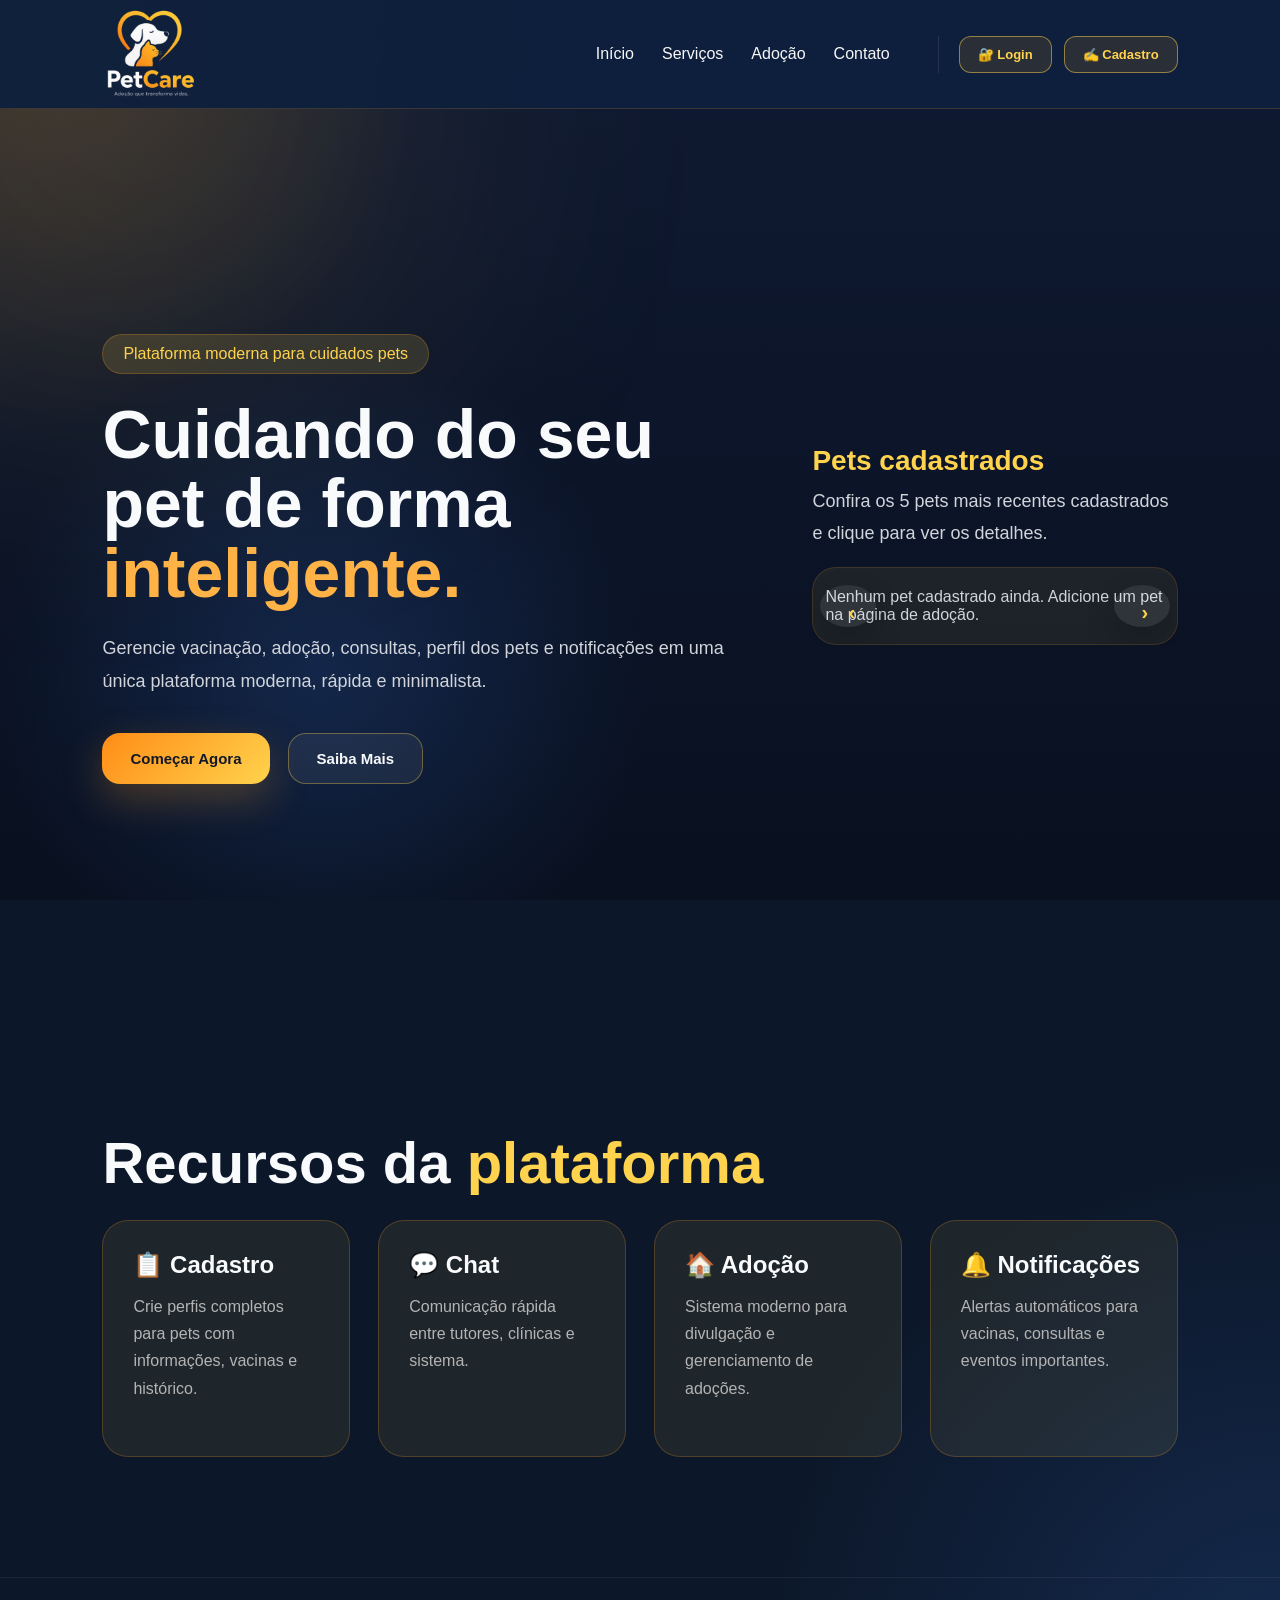
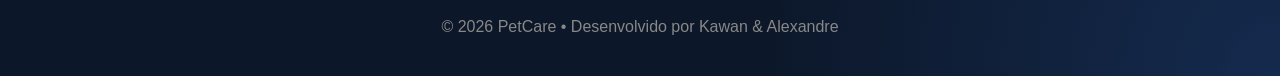
<file: index.html>
<!DOCTYPE html>
<html lang="pt-BR">

<head>
  <meta charset="UTF-8" />
  <meta name="viewport" content="width=device-width, initial-scale=1.0" />

  <title>PetCare</title>

  <link rel="stylesheet" href="style.css">
</head>

<body>

  <div class="bg"></div>
  <div class="blur"></div>

  <header>
    <a href="index.html" class="logo"><img src="img/logo.png" alt="PetCare"></a>

    <nav>
      <a href="index.html">Início</a>
      <a href="servicos.html">Serviços</a>
      <a href="adocao.html">Adoção</a>
      <a href="contato.html">Contato</a>
      <div class="nav-auth" id="navAuth">
        <button class="nav-link" onclick="openAuthModal('login')">🔐 Login</button>
        <button class="nav-link" onclick="openAuthModal('register')">✍️ Cadastro</button>
      </div>
    </nav>
  </header>

  <!-- MODAL DE AUTENTICAÇÃO -->
  <div id="authModal" class="auth-modal">
    <div class="auth-modal-content">
      <button class="modal-close" onclick="closeAuthModal()">✕</button>

      <div class="auth-header">
        <h2 id="modalTitle">Entrar</h2>
        <p id="modalSubtitle">Acesse sua conta para continuar</p>
      </div>

      <div id="errorMessage" class="error-message"></div>
      <div id="successMessage" class="success-message"></div>

      <!-- FORMULÁRIO DE LOGIN -->
      <form id="loginForm" class="auth-form">
        <div class="form-group">
          <label for="loginEmail">Email</label>
          <input type="email" id="loginEmail" placeholder="seu@email.com" required>
        </div>

        <div class="form-group">
          <label for="loginPassword">Senha</label>
          <input type="password" id="loginPassword" placeholder="••••••••" required>
        </div>

        <button type="submit" class="primary" style="width: 100%; margin-top: 8px;">Entrar</button>
      </form>

      <!-- FORMULÁRIO DE CADASTRO -->
      <form id="registerForm" class="auth-form hidden-form">
        <div class="form-group">
          <label for="registerName">Nome Completo</label>
          <input type="text" id="registerName" placeholder="Seu nome aqui" required>
        </div>

        <div class="form-group">
          <label for="registerEmail">Email</label>
          <input type="email" id="registerEmail" placeholder="seu@email.com" required>
        </div>

        <div class="form-group">
          <label for="registerPassword">Senha</label>
          <input type="password" id="registerPassword" placeholder="••••••••" required minlength="6">
        </div>

        <div class="form-group">
          <label for="registerPasswordConfirm">Confirmar Senha</label>
          <input type="password" id="registerPasswordConfirm" placeholder="••••••••" required minlength="6">
        </div>

        <button type="submit" class="primary" style="width: 100%; margin-top: 8px;">Criar Conta</button>
      </form>

      <!-- TOGGLE ENTRE LOGIN E CADASTRO -->
      <div class="auth-toggle">
        <span id="toggleText">Não tem conta? <a onclick="toggleAuthForms()">Cadastre-se</a></span>
      </div>

    </div>
  </div>

  <section class="hero">

    <div class="hero-text">

      <div class="tag">
        Plataforma moderna para cuidados pets
      </div>

      <h1>
        Cuidando do seu pet de forma <span>inteligente.</span>
      </h1>

      <p>
        Gerencie vacinação, adoção, consultas, perfil dos pets e notificações
        em uma única plataforma moderna, rápida e minimalista.
      </p>

      <div class="buttons">

        <button class="primary" onclick="entrar()">
          Começar Agora
        </button>

        <button class="secondary" onclick="saibaMais()">
          Saiba Mais
        </button>

      </div>

    </div>

    <div class="recent-carousel">
      <div class="carousel-header">
        <div>
          <h2>Pets cadastrados</h2>
          <p>Confira os 5 pets mais recentes cadastrados e clique para ver os detalhes.</p>
        </div>
      </div>

      <div class="carousel-wrapper">
        <div class="carousel-track" id="recentCarousel" tabindex="0"></div>
        <button class="carousel-arrow carousel-prev" type="button" onclick="scrollCarousel(-1)">‹</button>
        <button class="carousel-arrow carousel-next" type="button" onclick="scrollCarousel(1)">›</button>
      </div>
    </div>

  </section>

  <section class="features">

    <h2 class="section-title">
      Recursos da <span>plataforma</span>
    </h2>

    <div class="grid">

      <div class="feature-card">
        <h3>📋 Cadastro</h3>

        <p>
          Crie perfis completos para pets com informações, vacinas e histórico.
        </p>
      </div>

      <div class="feature-card">
        <h3>💬 Chat</h3>

        <p>
          Comunicação rápida entre tutores, clínicas e sistema.
        </p>
      </div>

      <div class="feature-card">
        <h3>🏠 Adoção</h3>

        <p>
          Sistema moderno para divulgação e gerenciamento de adoções.
        </p>
      </div>

      <div class="feature-card">
        <h3>🔔 Notificações</h3>

        <p>
          Alertas automáticos para vacinas, consultas e eventos importantes.
        </p>
      </div>

    </div>

  </section>

  <footer>
    © 2026 PetCare • Desenvolvido por Kawan & Alexandre
  </footer>

  <script src="script.js"></script>

</body>

</html>
</file>
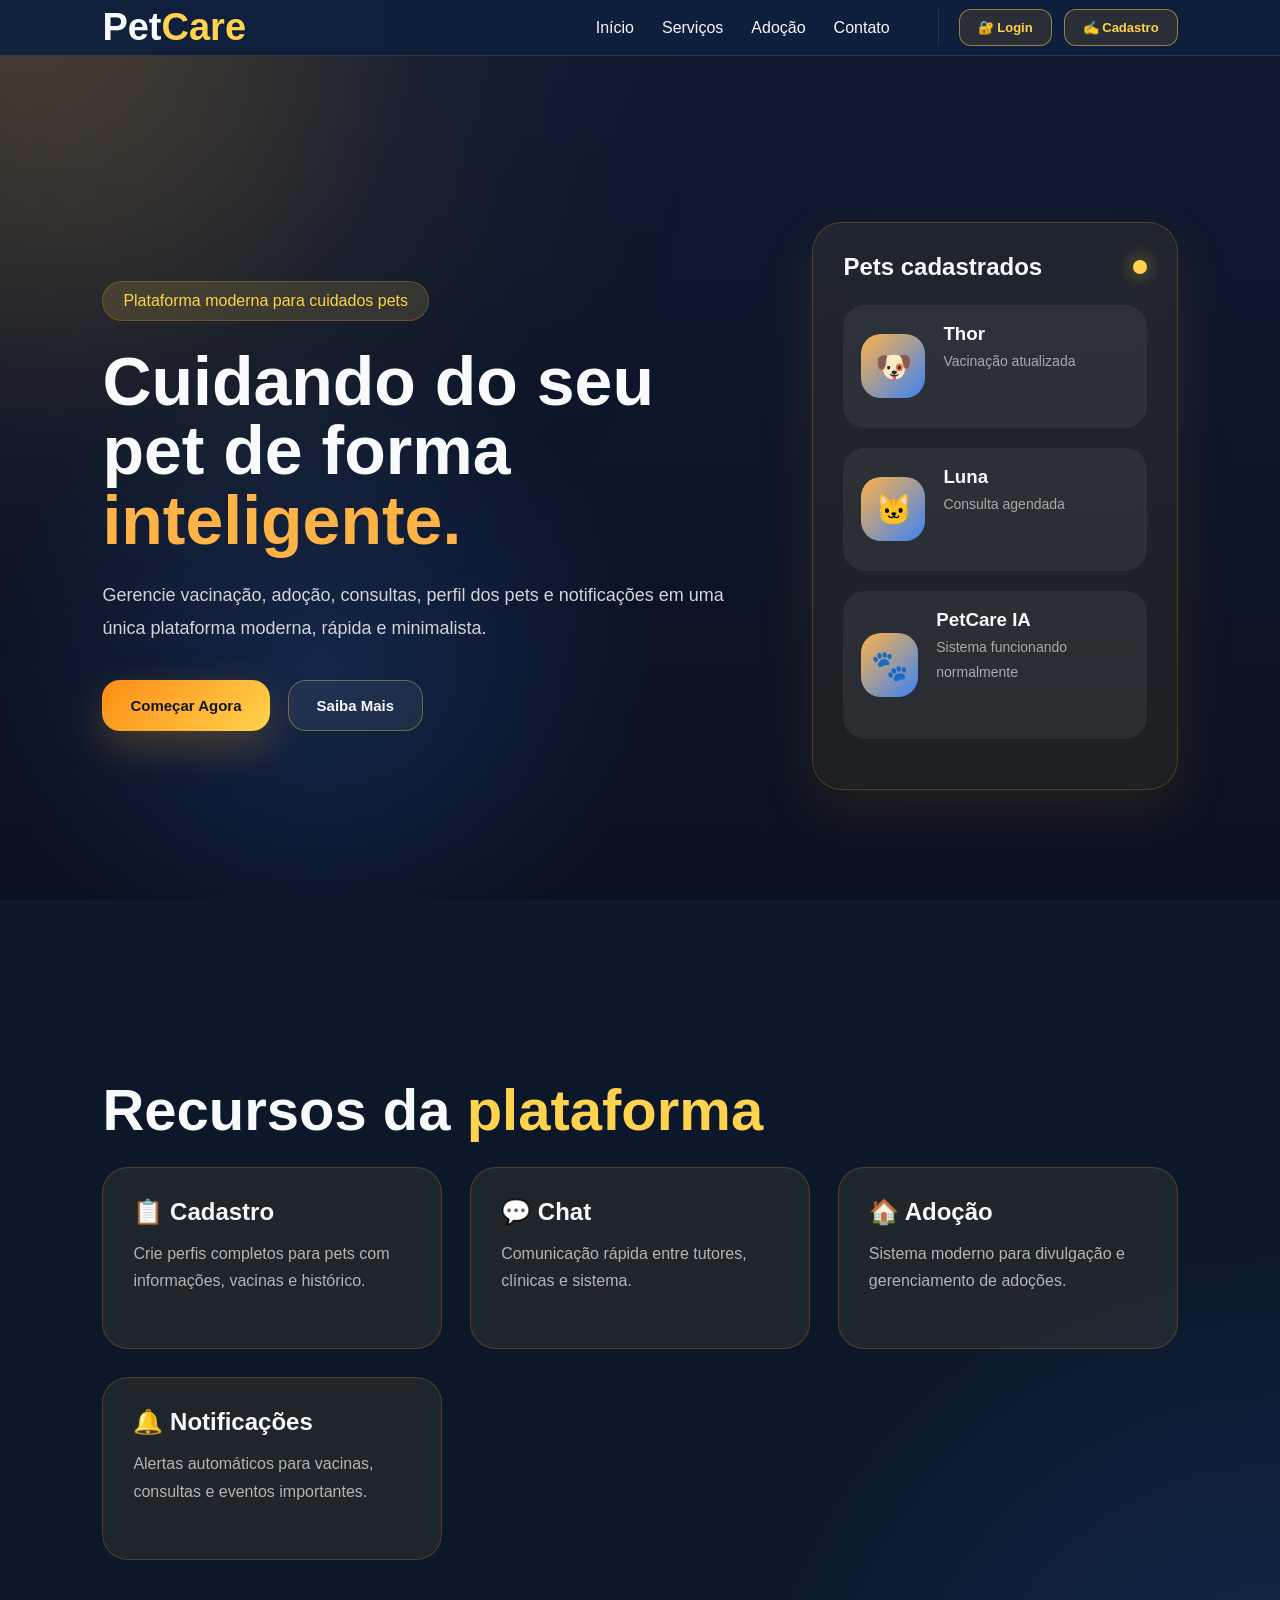
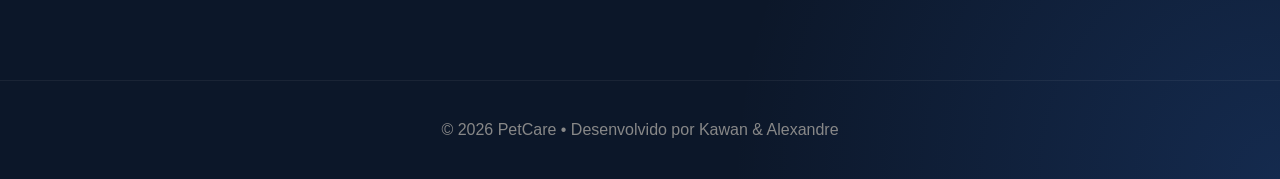
<file: PetCare/index.html>
<!DOCTYPE html>
<html lang="pt-BR">

<head>
  <meta charset="UTF-8" />
  <meta name="viewport" content="width=device-width, initial-scale=1.0" />

  <title>PetCare</title>

  <link rel="stylesheet" href="style.css">
</head>

<body>

  <div class="bg"></div>
  <div class="blur"></div>

  <header>
    <div class="logo">Pet<span>Care</span></div>

    <nav>
      <a href="index.html">Início</a>
      <a href="servicos.html">Serviços</a>
      <a href="adocao.html">Adoção</a>
      <a href="contato.html">Contato</a>
      <div class="nav-auth" id="navAuth">
        <button class="nav-link" onclick="openAuthModal('login')">🔐 Login</button>
        <button class="nav-link" onclick="openAuthModal('register')">✍️ Cadastro</button>
      </div>
    </nav>
  </header>

  <!-- MODAL DE AUTENTICAÇÃO -->
  <div id="authModal" class="auth-modal">
    <div class="auth-modal-content">
      <button class="modal-close" onclick="closeAuthModal()">✕</button>

      <div class="auth-header">
        <h2 id="modalTitle">Entrar</h2>
        <p id="modalSubtitle">Acesse sua conta para continuar</p>
      </div>

      <div id="errorMessage" class="error-message"></div>
      <div id="successMessage" class="success-message"></div>

      <!-- FORMULÁRIO DE LOGIN -->
      <form id="loginForm" class="auth-form">
        <div class="form-group">
          <label for="loginEmail">Email</label>
          <input type="email" id="loginEmail" placeholder="seu@email.com" required>
        </div>

        <div class="form-group">
          <label for="loginPassword">Senha</label>
          <input type="password" id="loginPassword" placeholder="••••••••" required>
        </div>

        <button type="submit" class="primary" style="width: 100%; margin-top: 8px;">Entrar</button>
      </form>

      <!-- FORMULÁRIO DE CADASTRO -->
      <form id="registerForm" class="auth-form hidden-form">
        <div class="form-group">
          <label for="registerName">Nome Completo</label>
          <input type="text" id="registerName" placeholder="Seu nome aqui" required>
        </div>

        <div class="form-group">
          <label for="registerEmail">Email</label>
          <input type="email" id="registerEmail" placeholder="seu@email.com" required>
        </div>

        <div class="form-group">
          <label for="registerPassword">Senha</label>
          <input type="password" id="registerPassword" placeholder="••••••••" required minlength="6">
        </div>

        <div class="form-group">
          <label for="registerPasswordConfirm">Confirmar Senha</label>
          <input type="password" id="registerPasswordConfirm" placeholder="••••••••" required minlength="6">
        </div>

        <button type="submit" class="primary" style="width: 100%; margin-top: 8px;">Criar Conta</button>
      </form>

      <!-- TOGGLE ENTRE LOGIN E CADASTRO -->
      <div class="auth-toggle">
        <span id="toggleText">Não tem conta? <a onclick="toggleAuthForms()">Cadastre-se</a></span>
      </div>

    </div>
  </div>

  <section class="hero">

    <div class="hero-text">

      <div class="tag">
        Plataforma moderna para cuidados pets
      </div>

      <h1>
        Cuidando do seu pet de forma <span>inteligente.</span>
      </h1>

      <p>
        Gerencie vacinação, adoção, consultas, perfil dos pets e notificações
        em uma única plataforma moderna, rápida e minimalista.
      </p>

      <div class="buttons">

        <button class="primary" onclick="entrar()">
          Começar Agora
        </button>

        <button class="secondary" onclick="saibaMais()">
          Saiba Mais
        </button>

      </div>

    </div>

    <div class="card">

      <div class="card-top">
        <h2>Pets cadastrados</h2>
        <div class="status"></div>
      </div>

      <div class="pet">

        <div class="pet-icon">🐶</div>

        <div>
          <h3>Thor</h3>
          <p>Vacinação atualizada</p>
        </div>

      </div>

      <div class="pet">

        <div class="pet-icon">🐱</div>

        <div>
          <h3>Luna</h3>
          <p>Consulta agendada</p>
        </div>

      </div>

      <div class="pet">

        <div class="pet-icon">🐾</div>

        <div>
          <h3>PetCare IA</h3>
          <p>Sistema funcionando normalmente</p>
        </div>

      </div>

    </div>

  </section>

  <section class="features">

    <h2 class="section-title">
      Recursos da <span>plataforma</span>
    </h2>

    <div class="grid">

      <div class="feature-card">
        <h3>📋 Cadastro</h3>

        <p>
          Crie perfis completos para pets com informações, vacinas e histórico.
        </p>
      </div>

      <div class="feature-card">
        <h3>💬 Chat</h3>

        <p>
          Comunicação rápida entre tutores, clínicas e sistema.
        </p>
      </div>

      <div class="feature-card">
        <h3>🏠 Adoção</h3>

        <p>
          Sistema moderno para divulgação e gerenciamento de adoções.
        </p>
      </div>

      <div class="feature-card">
        <h3>🔔 Notificações</h3>

        <p>
          Alertas automáticos para vacinas, consultas e eventos importantes.
        </p>
      </div>

    </div>

  </section>

  <footer>
    © 2026 PetCare • Desenvolvido por Kawan & Alexandre
  </footer>

  <script src="script.js"></script>

</body>

</html>
</file>
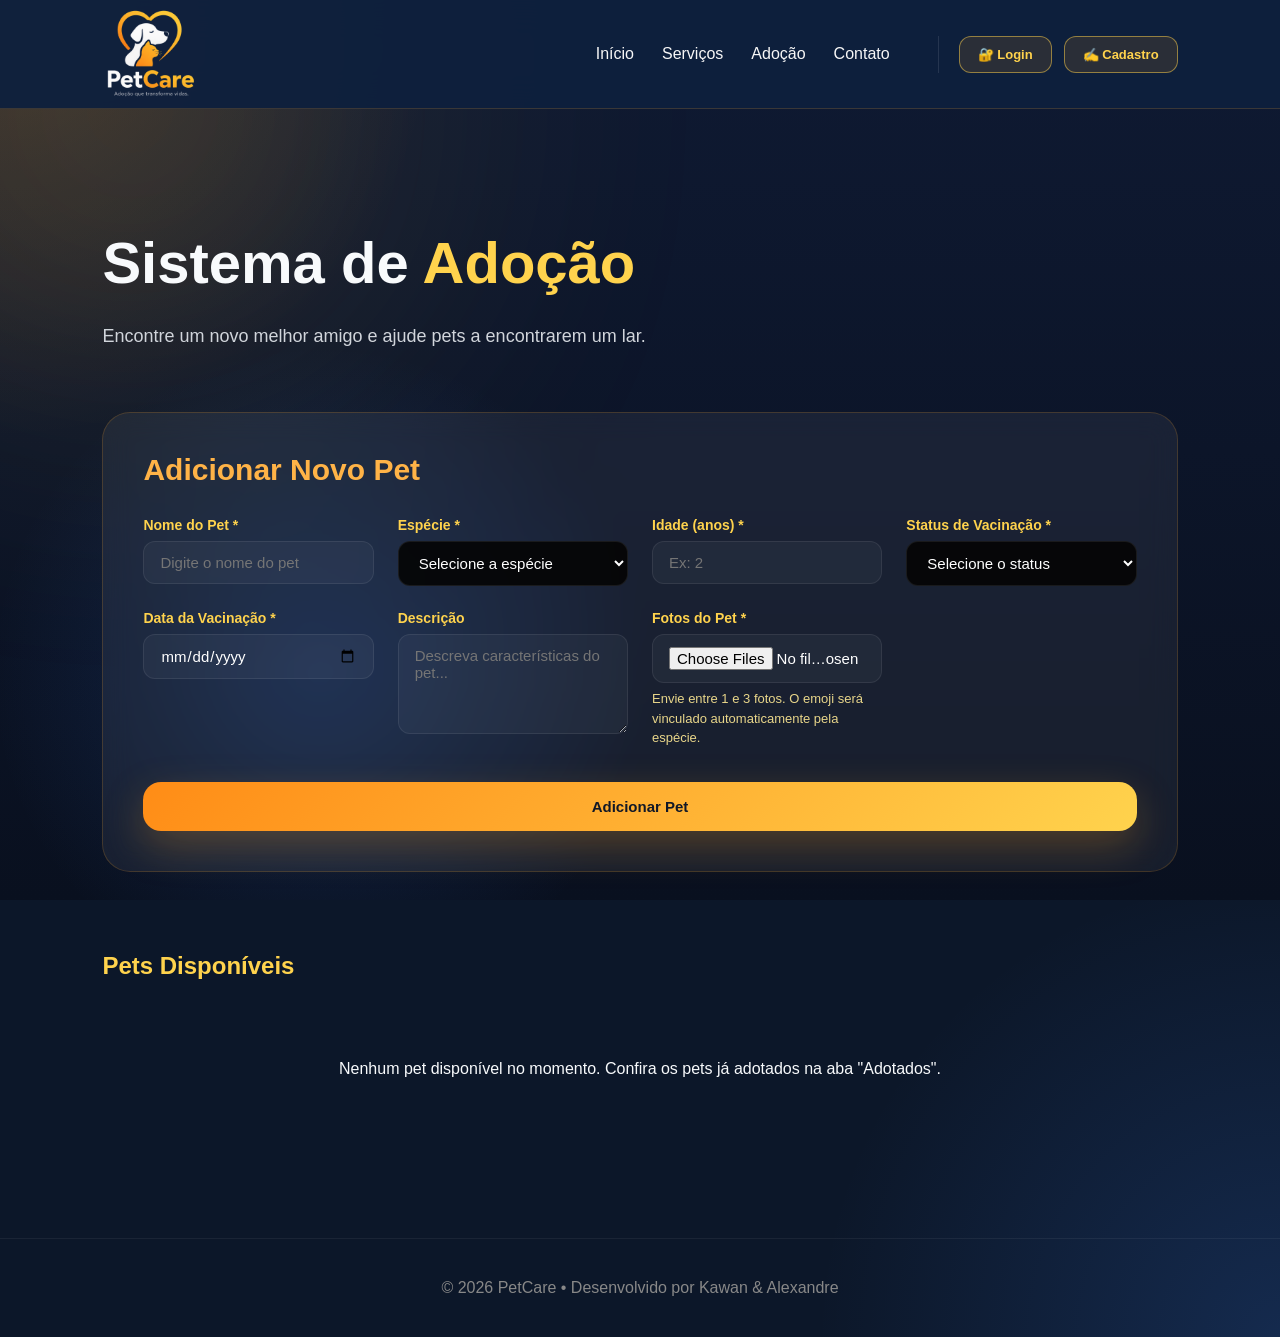
<file: adocao.html>
<!DOCTYPE html>
<html lang="pt-BR">

<head>

  <meta charset="UTF-8">
  <meta name="viewport" content="width=device-width, initial-scale=1.0">

  <title>Adoção | PetCare</title>

  <link rel="stylesheet" href="style.css">

</head>

<body>

  <div class="bg"></div>
  <div class="blur"></div>

  <header>

    <a href="index.html" class="logo"><img src="img/logo.png" alt="PetCare"></a>

    <nav>
      <a href="index.html">Início</a>
      <a href="servicos.html">Serviços</a>
      <a href="adocao.html">Adoção</a>
      <a href="contato.html">Contato</a>
      <div class="nav-auth" id="navAuth">
        <button class="nav-link" onclick="openAuthModal('login')">🔐 Login</button>
        <button class="nav-link" onclick="openAuthModal('register')">✍️ Cadastro</button>
      </div>
    </nav>

  </header>

  <!-- MODAL DE AUTENTICAÇÃO -->
  <div id="authModal" class="auth-modal">
    <div class="auth-modal-content">
      <button class="modal-close" onclick="closeAuthModal()">✕</button>

      <div class="auth-header">
        <h2 id="modalTitle">Entrar</h2>
        <p id="modalSubtitle">Acesse sua conta para continuar</p>
      </div>

      <div id="errorMessage" class="error-message"></div>
      <div id="successMessage" class="success-message"></div>

      <!-- FORMULÁRIO DE LOGIN -->
      <form id="loginForm" class="auth-form">
        <div class="form-group">
          <label for="loginEmail">Email</label>
          <input type="email" id="loginEmail" placeholder="seu@email.com" required>
        </div>

        <div class="form-group">
          <label for="loginPassword">Senha</label>
          <input type="password" id="loginPassword" placeholder="••••••••" required>
        </div>

        <button type="submit" class="primary" style="width: 100%; margin-top: 8px;">Entrar</button>
      </form>

      <!-- FORMULÁRIO DE CADASTRO -->
      <form id="registerForm" class="auth-form hidden-form">
        <div class="form-group">
          <label for="registerName">Nome Completo</label>
          <input type="text" id="registerName" placeholder="Seu nome aqui" required>
        </div>

        <div class="form-group">
          <label for="registerEmail">Email</label>
          <input type="email" id="registerEmail" placeholder="seu@email.com" required>
        </div>

        <div class="form-group">
          <label for="registerPassword">Senha</label>
          <input type="password" id="registerPassword" placeholder="••••••••" required minlength="6">
        </div>

        <div class="form-group">
          <label for="registerPasswordConfirm">Confirmar Senha</label>
          <input type="password" id="registerPasswordConfirm" placeholder="••••••••" required minlength="6">
        </div>

        <button type="submit" class="primary" style="width: 100%; margin-top: 8px;">Criar Conta</button>
      </form>

      <!-- TOGGLE ENTRE LOGIN E CADASTRO -->
      <div class="auth-toggle">
        <span id="toggleText">Não tem conta? <a onclick="toggleAuthForms()">Cadastre-se</a></span>
      </div>

    </div>
  </div>

  <section class="page">

    <h1 class="page-title">
      Sistema de <span>Adoção</span>
    </h1>

    <p class="page-description">
      Encontre um novo melhor amigo e ajude pets a encontrarem um lar.
    </p>

    <!-- FORMULÁRIO DE ADIÇÃO DE PETS -->
    <div class="form-container">
      <h2>Adicionar Novo Pet</h2>

      <form id="petForm" class="pet-form">
        <div class="form-group">
          <label for="petName">Nome do Pet *</label>
          <input type="text" id="petName" placeholder="Digite o nome do pet" required>
        </div>

        <div class="form-group">
          <label for="petSpecies">Espécie *</label>
          <select id="petSpecies" required>
            <option value="">Selecione a espécie</option>
            <option value="Cachorro">Cachorro</option>
            <option value="Gato">Gato</option>
            <option value="Coelho">Coelho</option>
            <option value="Pássaro">Pássaro</option>
            <option value="Roedor">Roedor</option>
          </select>
        </div>

        <div class="form-group">
          <label for="petAge">Idade (anos) *</label>
          <input type="number" id="petAge" placeholder="Ex: 2" min="0" max="50" step="0.1" required>
        </div>

        <div class="form-group">
          <label for="petVaccineStatus">Status de Vacinação *</label>
          <select id="petVaccineStatus" required>
            <option value="">Selecione o status</option>
            <option value="Em dia">Em dia</option>
            <option value="Em atraso">Em atraso</option>
          </select>
        </div>

        <div class="form-group">
          <label for="petVaccineDate">Data da Vacinação *</label>
          <input type="date" id="petVaccineDate" required>
        </div>

        <div class="form-group">
          <label for="petDescription">Descrição</label>
          <textarea id="petDescription" placeholder="Descreva características do pet..."></textarea>
        </div>

        <div class="form-group form-group-full">
          <label for="petPhotos">Fotos do Pet *</label>
          <input type="file" id="petPhotos" accept="image/*" multiple>
          <p class="file-note">Envie entre 1 e 3 fotos. O emoji será vinculado automaticamente pela espécie.</p>
        </div>

        <button type="submit" class="primary">Adicionar Pet</button>
        <button type="button" id="cancelEdit" class="secondary" style="display:none;">Cancelar Edição</button>
      </form>
    </div>

    <!-- GRID DE PETS -->
    <div style="display: flex; justify-content: space-between; align-items: center; margin-bottom: 40px;">
      <h2 style="color: #ffd34d; margin: 0;">Pets Disponíveis</h2>
    </div>

    <div class="pets-grid" id="petsGrid">
      <!-- Preenchido dinamicamente -->
    </div>

    <div class="details-modal" id="petDetailsModal">
      <div class="details-modal-content">
        <button class="modal-close" onclick="closePetDetailsModal()">×</button>
        <div class="details-grid">
          <div class="details-info">
            <h2 id="detailName"></h2>
            <p id="detailDescription"></p>
            <ul>
              <li><strong>Espécie:</strong> <span id="detailSpecies"></span></li>
              <li><strong>Idade:</strong> <span id="detailAge"></span> anos</li>
              <li><strong>Vacinação:</strong> <span id="detailVaccine"></span></li>
              <li><strong>Data da vacina:</strong> <span id="detailVaccineDate"></span></li>
              <li><strong>Adotado por:</strong> <span id="detailAdoptedBy"></span></li>
              <li><strong>Criador:</strong> <span id="detailCreatedBy"></span></li>
              <li><strong>Cadastro:</strong> <span id="detailCreatedAt"></span></li>
            </ul>
          </div>
          <div class="photo-gallery" id="detailPhotos"></div>
        </div>
      </div>
    </div>

  </section>

  <footer>
    © 2026 PetCare • Desenvolvido por Kawan & Alexandre
  </footer>

  <script src="script.js"></script>
  <script src="adocao.js"></script>

</body>

</html>
</file>
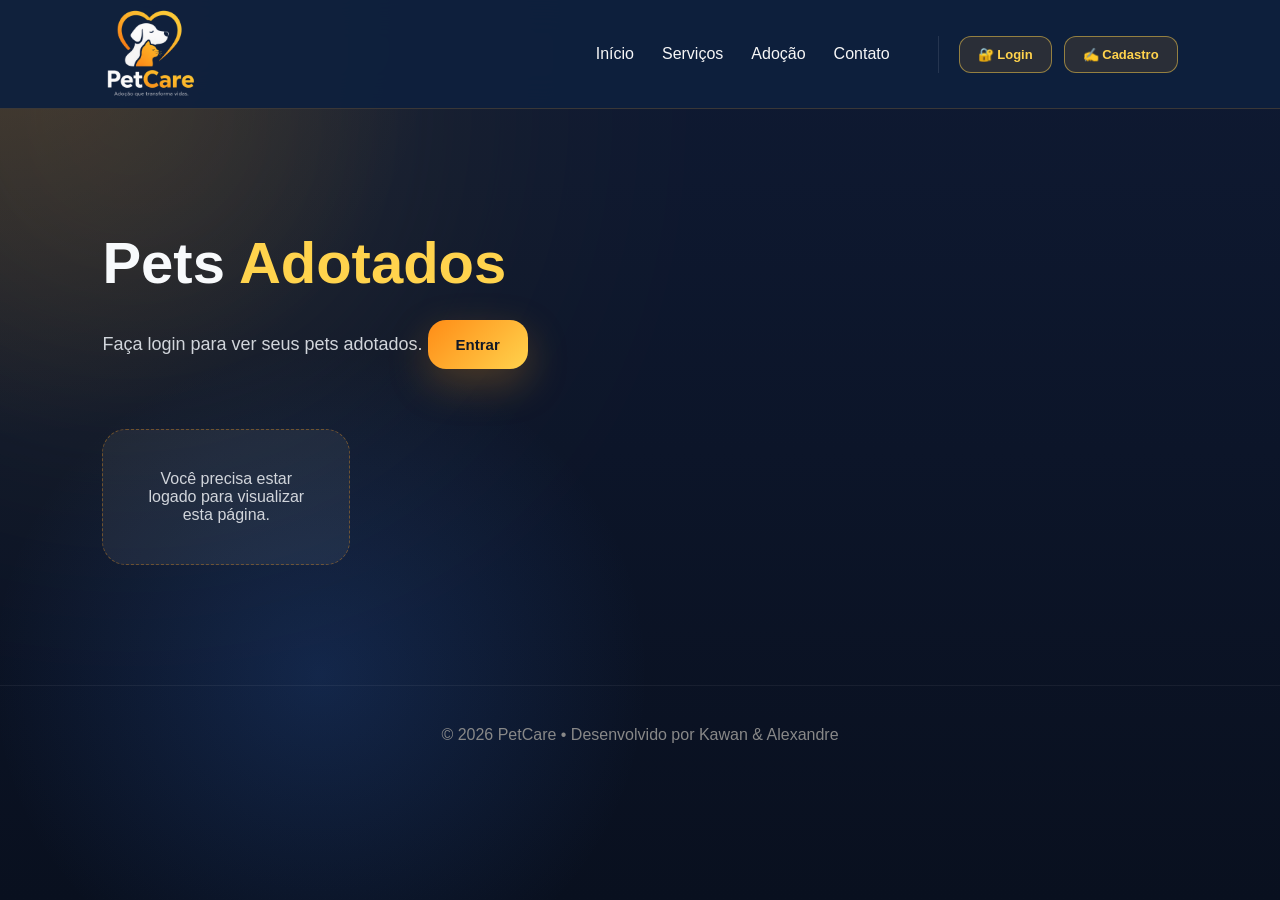
<file: adocoes.html>
<!DOCTYPE html>
<html lang="pt-BR">

<head>
  <meta charset="UTF-8" />
  <meta name="viewport" content="width=device-width, initial-scale=1.0" />

  <title>Adotados | PetCare</title>

  <link rel="stylesheet" href="style.css">
</head>

<body>

  <div class="bg"></div>
  <div class="blur"></div>

  <header>
    <a href="index.html" class="logo"><img src="img/logo.png" alt="PetCare"></a>

    <nav>
      <a href="index.html">Início</a>
      <a href="servicos.html">Serviços</a>
      <a href="adocao.html">Adoção</a>
      <a href="contato.html">Contato</a>
      <div class="nav-auth" id="navAuth">
        <button class="nav-link" onclick="openAuthModal('login')">🔐 Login</button>
        <button class="nav-link" onclick="openAuthModal('register')">✍️ Cadastro</button>
      </div>
    </nav>
  </header>

  <div id="authModal" class="auth-modal">
    <div class="auth-modal-content">
      <button class="modal-close" onclick="closeAuthModal()">✕</button>

      <div class="auth-header">
        <h2 id="modalTitle">Entrar</h2>
        <p id="modalSubtitle">Acesse sua conta para continuar</p>
      </div>

      <div id="errorMessage" class="error-message"></div>
      <div id="successMessage" class="success-message"></div>

      <form id="loginForm" class="auth-form">
        <div class="form-group">
          <label for="loginEmail">Email</label>
          <input type="email" id="loginEmail" placeholder="seu@email.com" required>
        </div>
        <div class="form-group">
          <label for="loginPassword">Senha</label>
          <input type="password" id="loginPassword" placeholder="••••••••" required>
        </div>
        <button type="submit" class="primary" style="width: 100%; margin-top: 8px;">Entrar</button>
      </form>

      <form id="registerForm" class="auth-form hidden-form">
        <div class="form-group">
          <label for="registerName">Nome Completo</label>
          <input type="text" id="registerName" placeholder="Seu nome aqui" required>
        </div>
        <div class="form-group">
          <label for="registerEmail">Email</label>
          <input type="email" id="registerEmail" placeholder="seu@email.com" required>
        </div>
        <div class="form-group">
          <label for="registerPassword">Senha</label>
          <input type="password" id="registerPassword" placeholder="••••••••" required minlength="6">
        </div>
        <div class="form-group">
          <label for="registerPasswordConfirm">Confirmar Senha</label>
          <input type="password" id="registerPasswordConfirm" placeholder="••••••••" required minlength="6">
        </div>
        <button type="submit" class="primary" style="width: 100%; margin-top: 8px;">Criar Conta</button>
      </form>

      <div class="auth-toggle">
        <span id="toggleText">Não tem conta? <a onclick="toggleAuthForms()">Cadastre-se</a></span>
      </div>
    </div>
  </div>

  <section class="page">
    <h1 class="page-title">Pets <span>Adotados</span></h1>
    <p id="adoptionsMessage" class="page-description">Veja aqui os pets que você adotou e clique para ver os detalhes.</p>

    <div class="pets-grid" id="adoptedPetsGrid">
      <!-- Preenchido dinamicamente -->
    </div>

    <div class="details-modal" id="petDetailsModal">
      <div class="details-modal-content">
        <button class="modal-close" onclick="closePetDetailsModal()">×</button>
        <div class="details-grid">
          <div class="details-info">
            <h2 id="detailName"></h2>
            <p id="detailDescription"></p>
            <ul>
              <li><strong>Espécie:</strong> <span id="detailSpecies"></span></li>
              <li><strong>Idade:</strong> <span id="detailAge"></span> anos</li>
              <li><strong>Vacinação:</strong> <span id="detailVaccine"></span></li>
              <li><strong>Data da vacina:</strong> <span id="detailVaccineDate"></span></li>
              <li><strong>Adotado por:</strong> <span id="detailAdoptedBy"></span></li>
              <li><strong>Criador:</strong> <span id="detailCreatedBy"></span></li>
              <li><strong>Cadastro:</strong> <span id="detailCreatedAt"></span></li>
            </ul>
          </div>
          <div class="photo-gallery" id="detailPhotos"></div>
        </div>
      </div>
    </div>
  </section>

  <footer>
    © 2026 PetCare • Desenvolvido por Kawan & Alexandre
  </footer>

  <script src="script.js"></script>
  <script src="adocoes.js"></script>
</body>

</html>
</file>
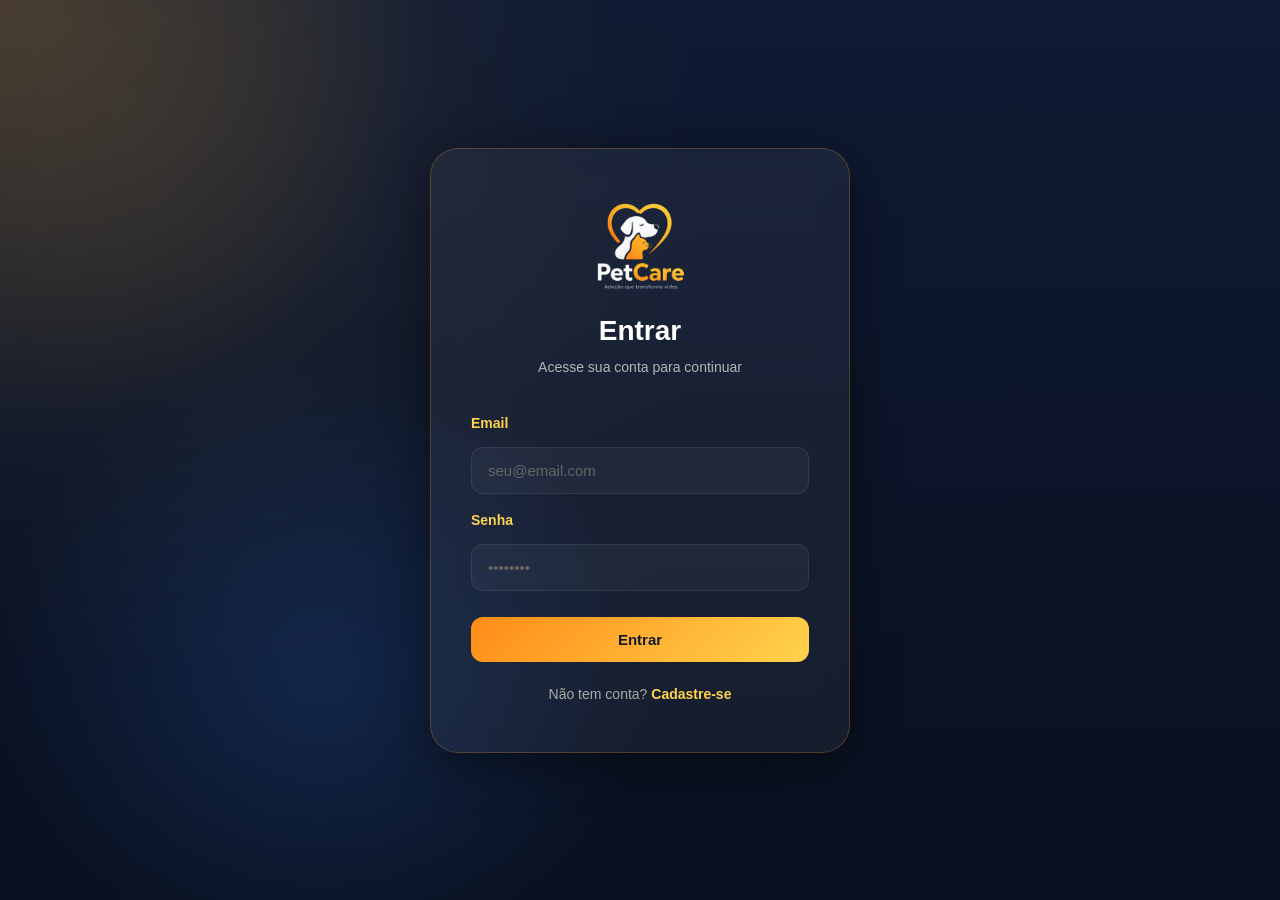
<file: auth.html>
<!DOCTYPE html>
<html lang="pt-BR">

<head>
    <meta charset="UTF-8">
    <meta name="viewport" content="width=device-width, initial-scale=1.0">
    <title>Login - PetCare</title>
    <link rel="stylesheet" href="style.css">
    <style>
        .auth-container {
            min-height: 100vh;
            display: flex;
            align-items: center;
            justify-content: center;
            padding: 20px;
        }

        .auth-box {
            width: 100%;
            max-width: 420px;
            background: rgba(255, 255, 255, 0.05);
            border: 1px solid rgba(255, 159, 28, 0.25);
            border-radius: 28px;
            padding: 50px 40px;
            backdrop-filter: blur(12px);
            box-shadow: 0 10px 50px rgba(0, 0, 0, 0.45);
        }

        .auth-header {
            text-align: center;
            margin-bottom: 40px;
        }

        .auth-header .logo {
            font-size: 48px;
            margin-bottom: 20px;
            font-weight: 800;
        }

        .auth-header .logo span {
            color: #ffd34d;
        }

        .auth-header h1 {
            font-size: 28px;
            margin-bottom: 12px;
            color: white;
        }

        .auth-header p {
            color: #b5b5b5;
            font-size: 14px;
        }

        .auth-form {
            display: flex;
            flex-direction: column;
            gap: 18px;
        }

        .form-group {
            display: flex;
            flex-direction: column;
            gap: 8px;
        }

        .form-group label {
            color: #ffd34d;
            font-weight: 600;
            font-size: 14px;
        }

        .form-group input {
            background: rgba(255, 255, 255, 0.04);
            border: 1px solid rgba(255, 255, 255, 0.08);
            border-radius: 12px;
            padding: 14px 16px;
            color: white;
            font-size: 15px;
            outline: none;
            transition: 0.3s;
            font-family: inherit;
        }

        .form-group input:focus {
            border-color: #ffb347;
            box-shadow: 0 0 15px rgba(255, 159, 28, 0.2);
        }

        .form-group input::placeholder {
            color: #666;
        }

        .auth-button {
            background: linear-gradient(135deg, #ff8c16, #ffd34d);
            border: none;
            color: #111827;
            padding: 14px 28px;
            border-radius: 12px;
            font-size: 15px;
            font-weight: 600;
            cursor: pointer;
            transition: 0.35s;
            margin-top: 8px;
        }

        .auth-button:hover {
            transform: translateY(-2px);
            box-shadow: 0 0 30px rgba(255, 159, 28, 0.35);
        }

        .auth-button:active {
            transform: translateY(0);
        }

        .auth-toggle {
            text-align: center;
            margin-top: 24px;
            color: #aaa;
            font-size: 14px;
        }

        .auth-toggle a {
            color: #ffd34d;
            text-decoration: none;
            font-weight: 600;
            cursor: pointer;
            transition: 0.3s;
        }

        .auth-toggle a:hover {
            color: #ffb347;
        }

        .hidden-form {
            display: none;
        }

        .error-message {
            background: rgba(255, 100, 100, 0.15);
            border: 1px solid rgba(255, 100, 100, 0.3);
            color: #ff6464;
            padding: 12px;
            border-radius: 8px;
            font-size: 14px;
            margin-bottom: 16px;
            display: none;
        }

        .error-message.show {
            display: block;
        }

        .success-message {
            background: rgba(255, 211, 77, 0.15);
            border: 1px solid rgba(255, 159, 28, 0.3);
            color: #ffd34d;
            padding: 12px;
            border-radius: 8px;
            font-size: 14px;
            margin-bottom: 16px;
            display: none;
        }

        .success-message.show {
            display: block;
        }

        @media(max-width: 600px) {
            .auth-box {
                padding: 40px 24px;
            }

            .auth-header .logo {
                font-size: 36px;
            }

            .auth-header h1 {
                font-size: 24px;
            }
        }
    </style>
</head>

<body>

    <div class="bg"></div>
    <div class="blur"></div>

    <div class="auth-container">
        <div class="auth-box">

            <div class="auth-header">
                <a href="index.html" class="logo"><img src="img/logo.png" alt="PetCare"></a>
                <h1 id="authTitle">Entrar</h1>
                <p id="authSubtitle">Acesse sua conta para continuar</p>
            </div>

            <div id="errorMessage" class="error-message"></div>
            <div id="successMessage" class="success-message"></div>

            <!-- FORMULÁRIO DE LOGIN -->
            <form id="loginForm" class="auth-form">
                <div class="form-group">
                    <label for="loginEmail">Email</label>
                    <input type="email" id="loginEmail" placeholder="seu@email.com" required>
                </div>

                <div class="form-group">
                    <label for="loginPassword">Senha</label>
                    <input type="password" id="loginPassword" placeholder="••••••••" required>
                </div>

                <button type="submit" class="auth-button">Entrar</button>
            </form>

            <!-- FORMULÁRIO DE CADASTRO -->
            <form id="registerForm" class="auth-form hidden-form">
                <div class="form-group">
                    <label for="registerName">Nome Completo</label>
                    <input type="text" id="registerName" placeholder="Seu nome aqui" required>
                </div>

                <div class="form-group">
                    <label for="registerEmail">Email</label>
                    <input type="email" id="registerEmail" placeholder="seu@email.com" required>
                </div>

                <div class="form-group">
                    <label for="registerPassword">Senha</label>
                    <input type="password" id="registerPassword" placeholder="••••••••" required minlength="6">
                </div>

                <div class="form-group">
                    <label for="registerPasswordConfirm">Confirmar Senha</label>
                    <input type="password" id="registerPasswordConfirm" placeholder="••••••••" required minlength="6">
                </div>

                <button type="submit" class="auth-button">Criar Conta</button>
            </form>

            <!-- TOGGLE ENTRE LOGIN E CADASTRO -->
            <div class="auth-toggle">
                <span id="toggleText">Não tem conta? <a onclick="toggleForms()">Cadastre-se</a></span>
            </div>

        </div>
    </div>

    <script src="auth.js"></script>

</body>

</html>
</file>
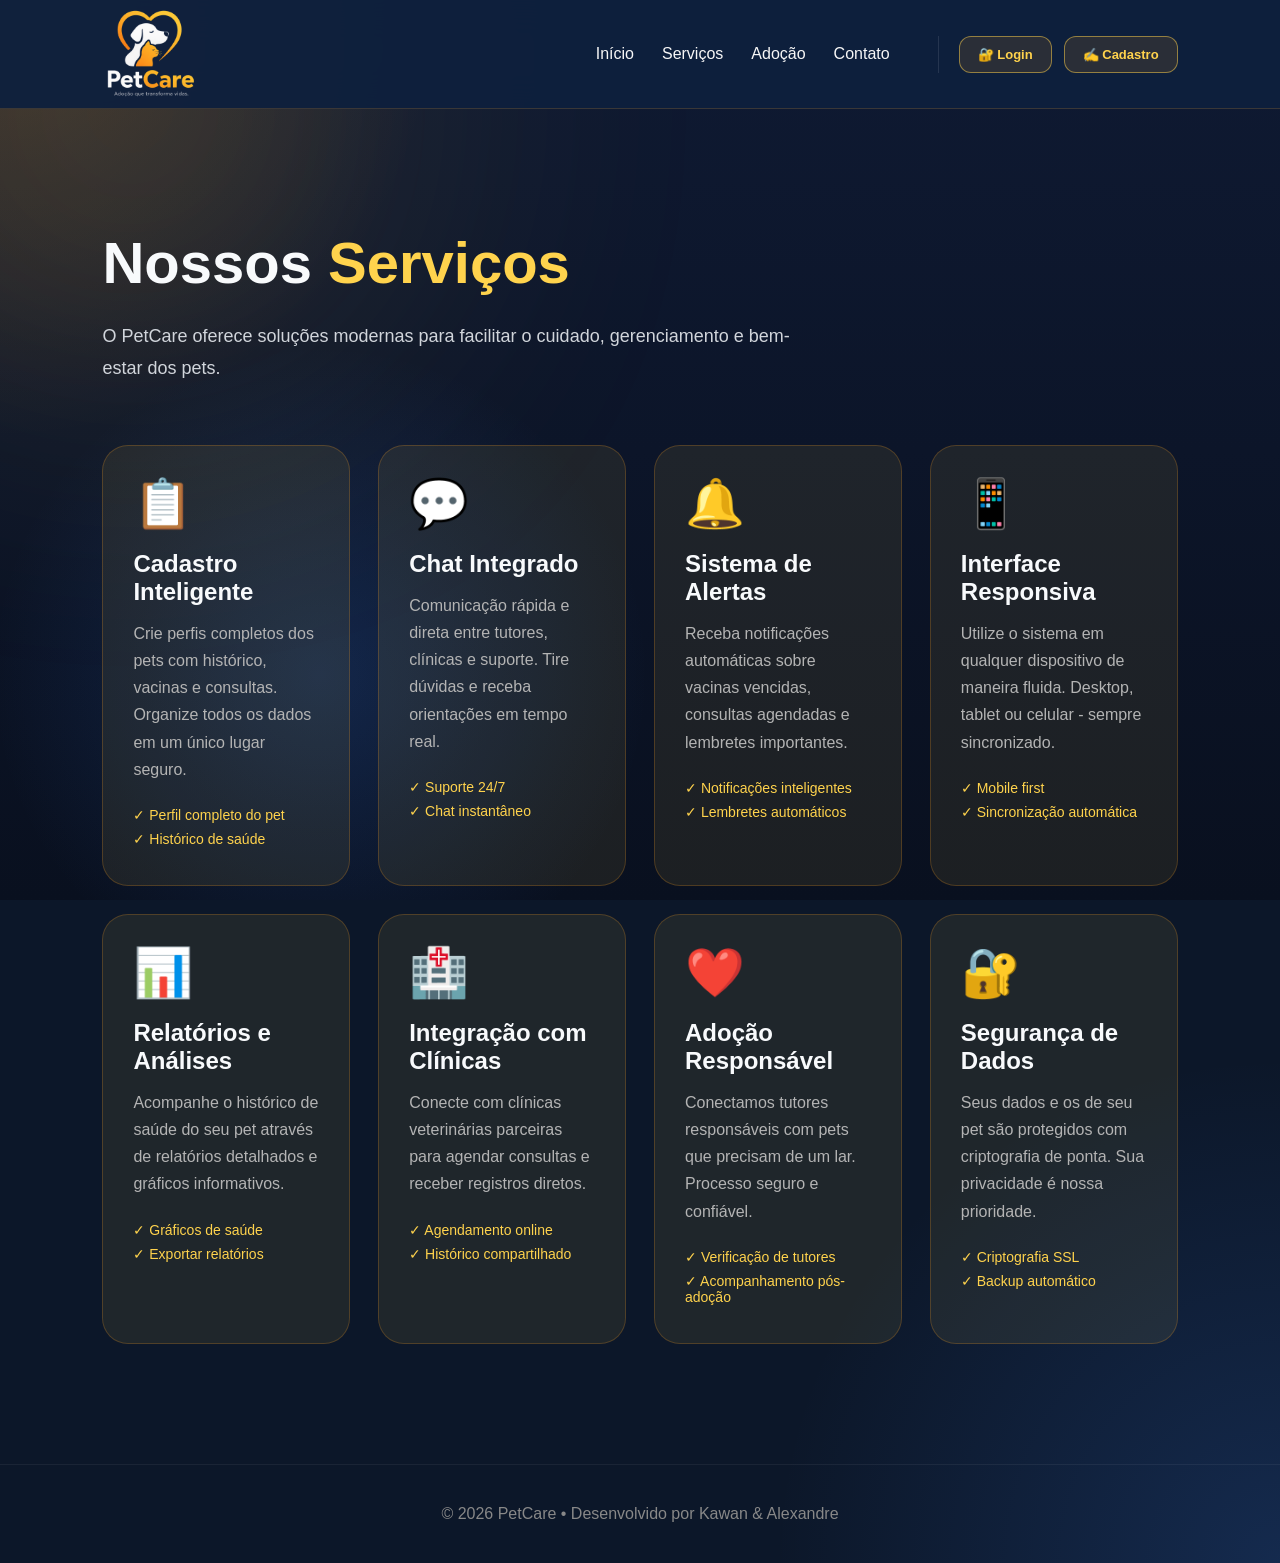
<file: servicos.html>
<!DOCTYPE html>
<html lang="pt-BR">

<head>
  <meta charset="UTF-8">
  <meta name="viewport" content="width=device-width, initial-scale=1.0">

  <title>Serviços | PetCare</title>

  <link rel="stylesheet" href="style.css">
</head>

<body>

  <div class="bg"></div>
  <div class="blur"></div>

  <header>

    <a href="index.html" class="logo"><img src="img/logo.png" alt="PetCare"></a>

    <nav>
      <a href="index.html">Início</a>
      <a href="servicos.html">Serviços</a>
      <a href="adocao.html">Adoção</a>
      <a href="contato.html">Contato</a>
      <div class="nav-auth" id="navAuth">
        <button class="nav-link" onclick="openAuthModal('login')">🔐 Login</button>
        <button class="nav-link" onclick="openAuthModal('register')">✍️ Cadastro</button>
      </div>
    </nav>

  </header>

  <!-- MODAL DE AUTENTICAÇÃO -->
  <div id="authModal" class="auth-modal">
    <div class="auth-modal-content">
      <button class="modal-close" onclick="closeAuthModal()">✕</button>

      <div class="auth-header">
        <h2 id="modalTitle">Entrar</h2>
        <p id="modalSubtitle">Acesse sua conta para continuar</p>
      </div>

      <div id="errorMessage" class="error-message"></div>
      <div id="successMessage" class="success-message"></div>

      <!-- FORMULÁRIO DE LOGIN -->
      <form id="loginForm" class="auth-form">
        <div class="form-group">
          <label for="loginEmail">Email</label>
          <input type="email" id="loginEmail" placeholder="seu@email.com" required>
        </div>

        <div class="form-group">
          <label for="loginPassword">Senha</label>
          <input type="password" id="loginPassword" placeholder="••••••••" required>
        </div>

        <button type="submit" class="primary" style="width: 100%; margin-top: 8px;">Entrar</button>
      </form>

      <!-- FORMULÁRIO DE CADASTRO -->
      <form id="registerForm" class="auth-form hidden-form">
        <div class="form-group">
          <label for="registerName">Nome Completo</label>
          <input type="text" id="registerName" placeholder="Seu nome aqui" required>
        </div>

        <div class="form-group">
          <label for="registerEmail">Email</label>
          <input type="email" id="registerEmail" placeholder="seu@email.com" required>
        </div>

        <div class="form-group">
          <label for="registerPassword">Senha</label>
          <input type="password" id="registerPassword" placeholder="••••••••" required minlength="6">
        </div>

        <div class="form-group">
          <label for="registerPasswordConfirm">Confirmar Senha</label>
          <input type="password" id="registerPasswordConfirm" placeholder="••••••••" required minlength="6">
        </div>

        <button type="submit" class="primary" style="width: 100%; margin-top: 8px;">Criar Conta</button>
      </form>

      <!-- TOGGLE ENTRE LOGIN E CADASTRO -->
      <div class="auth-toggle">
        <span id="toggleText">Não tem conta? <a onclick="toggleAuthForms()">Cadastre-se</a></span>
      </div>

    </div>
  </div>

  <section class="page">

    <h1 class="page-title">
      Nossos <span>Serviços</span>
    </h1>

    <p class="page-description">
      O PetCare oferece soluções modernas para facilitar o cuidado,
      gerenciamento e bem-estar dos pets.
    </p>

    <div class="grid">

      <div class="feature-card">
        <div class="card-icon">📋</div>
        <h3>Cadastro Inteligente</h3>
        <p>
          Crie perfis completos dos pets com histórico, vacinas e consultas. Organize todos os dados em um único lugar
          seguro.
        </p>
        <div class="card-feature">✓ Perfil completo do pet</div>
        <div class="card-feature">✓ Histórico de saúde</div>
      </div>

      <div class="feature-card">
        <div class="card-icon">💬</div>
        <h3>Chat Integrado</h3>
        <p>
          Comunicação rápida e direta entre tutores, clínicas e suporte. Tire dúvidas e receba orientações em tempo
          real.
        </p>
        <div class="card-feature">✓ Suporte 24/7</div>
        <div class="card-feature">✓ Chat instantâneo</div>
      </div>

      <div class="feature-card">
        <div class="card-icon">🔔</div>
        <h3>Sistema de Alertas</h3>
        <p>
          Receba notificações automáticas sobre vacinas vencidas, consultas agendadas e lembretes importantes.
        </p>
        <div class="card-feature">✓ Notificações inteligentes</div>
        <div class="card-feature">✓ Lembretes automáticos</div>
      </div>

      <div class="feature-card">
        <div class="card-icon">📱</div>
        <h3>Interface Responsiva</h3>
        <p>
          Utilize o sistema em qualquer dispositivo de maneira fluida. Desktop, tablet ou celular - sempre sincronizado.
        </p>
        <div class="card-feature">✓ Mobile first</div>
        <div class="card-feature">✓ Sincronização automática</div>
      </div>

      <div class="feature-card">
        <div class="card-icon">📊</div>
        <h3>Relatórios e Análises</h3>
        <p>
          Acompanhe o histórico de saúde do seu pet através de relatórios detalhados e gráficos informativos.
        </p>
        <div class="card-feature">✓ Gráficos de saúde</div>
        <div class="card-feature">✓ Exportar relatórios</div>
      </div>

      <div class="feature-card">
        <div class="card-icon">🏥</div>
        <h3>Integração com Clínicas</h3>
        <p>
          Conecte com clínicas veterinárias parceiras para agendar consultas e receber registros diretos.
        </p>
        <div class="card-feature">✓ Agendamento online</div>
        <div class="card-feature">✓ Histórico compartilhado</div>
      </div>

      <div class="feature-card">
        <div class="card-icon">❤️</div>
        <h3>Adoção Responsável</h3>
        <p>
          Conectamos tutores responsáveis com pets que precisam de um lar. Processo seguro e confiável.
        </p>
        <div class="card-feature">✓ Verificação de tutores</div>
        <div class="card-feature">✓ Acompanhamento pós-adoção</div>
      </div>

      <div class="feature-card">
        <div class="card-icon">🔐</div>
        <h3>Segurança de Dados</h3>
        <p>
          Seus dados e os de seu pet são protegidos com criptografia de ponta. Sua privacidade é nossa prioridade.
        </p>
        <div class="card-feature">✓ Criptografia SSL</div>
        <div class="card-feature">✓ Backup automático</div>
      </div>

    </div>

  </section>

  <footer>
    © 2026 PetCare • Desenvolvido por Kawan & Alexandre
  </footer>

  <script src="script.js"></script>

</body>

</html>
</file>
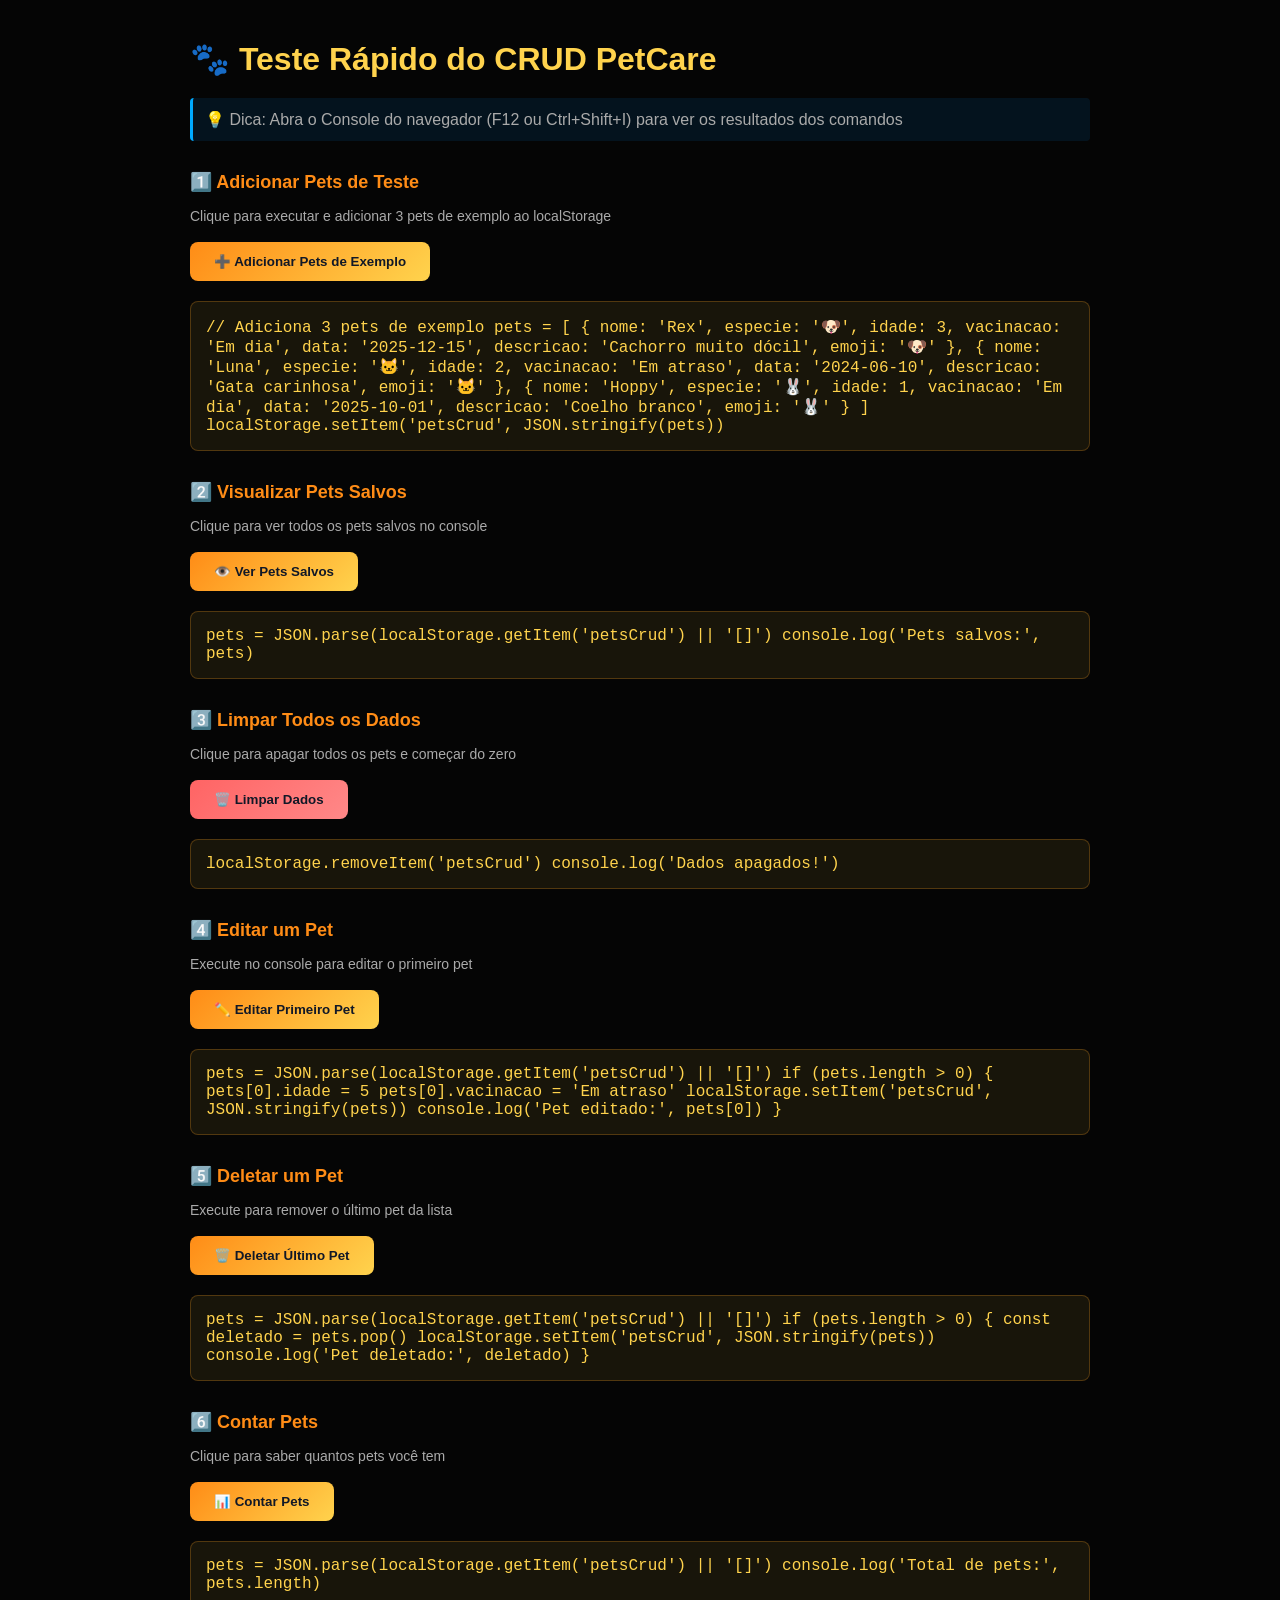
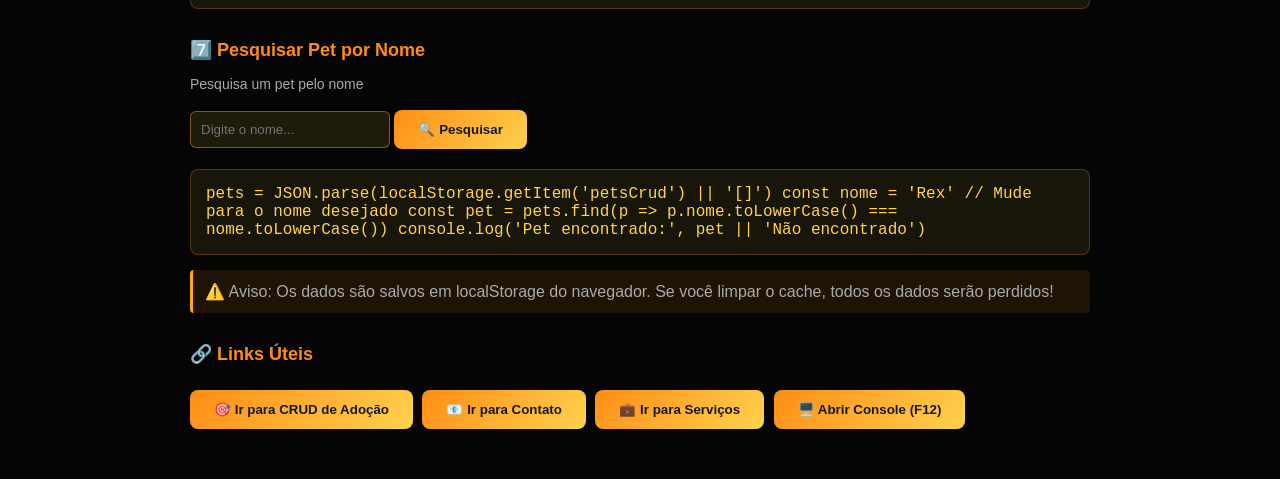
<file: teste-crud.html>
<!-- 
  TESTE RÁPIDO DO CRUD
  
  Este arquivo permite testar o CRUD sem usar a interface gráfica.
  Abra o Console do navegador (F12) e execute os comandos abaixo.
-->

<!DOCTYPE html>
<html lang="pt-BR">

<head>
    <meta charset="UTF-8">
    <meta name="viewport" content="width=device-width, initial-scale=1.0">
    <title>Teste CRUD PetCare</title>
    <style>
        * {
            margin: 0;
            padding: 0;
            box-sizing: border-box;
        }

        body {
            background: #050505;
            color: white;
            font-family: "Segoe UI", sans-serif;
            padding: 40px;
        }

        .container {
            max-width: 900px;
            margin: 0 auto;
        }

        h1 {
            color: #ffd34d;
            margin-bottom: 20px;
        }

        h2 {
            color: #ff8c16;
            margin-top: 30px;
            margin-bottom: 15px;
            font-size: 18px;
        }

        .code-block {
            background: rgba(255, 211, 77, 0.08);
            border: 1px solid rgba(255, 159, 28, 0.25);
            border-radius: 8px;
            padding: 15px;
            margin: 10px 0;
            font-family: 'Courier New', monospace;
            overflow-x: auto;
            color: #ffd34d;
            cursor: pointer;
            transition: 0.3s;
        }

        .code-block:hover {
            background: rgba(255, 211, 77, 0.14);
            box-shadow: 0 0 12px rgba(255, 159, 28, 0.25);
        }

        .description {
            color: #aaa;
            margin-bottom: 8px;
            font-size: 14px;
        }

        button {
            background: linear-gradient(135deg, #ff8c16, #ffd34d);
            border: none;
            color: #111827;
            padding: 12px 24px;
            border-radius: 8px;
            cursor: pointer;
            font-weight: 600;
            margin: 10px 5px 10px 0;
            transition: 0.3s;
        }

        button:hover {
            transform: translateY(-2px);
            box-shadow: 0 0 20px rgba(255, 159, 28, 0.35);
        }

        .info {
            background: rgba(0, 150, 255, 0.1);
            border-left: 3px solid #00aaff;
            padding: 12px;
            margin: 15px 0;
            border-radius: 4px;
            color: #aaa;
        }

        .warning {
            background: rgba(255, 150, 0, 0.1);
            border-left: 3px solid #ffaa00;
            padding: 12px;
            margin: 15px 0;
            border-radius: 4px;
            color: #aaa;
        }
    </style>
</head>

<body>

    <div class="container">

        <h1>🐾 Teste Rápido do CRUD PetCare</h1>

        <div class="info">
            💡 Dica: Abra o Console do navegador (F12 ou Ctrl+Shift+I) para ver os resultados dos comandos
        </div>

        <h2>1️⃣ Adicionar Pets de Teste</h2>
        <p class="description">Clique para executar e adicionar 3 pets de exemplo ao localStorage</p>
        <button onclick="adicionarPetsExemplo()">➕ Adicionar Pets de Exemplo</button>
        <div class="code-block" onclick="copiar(this)">
            // Adiciona 3 pets de exemplo
            pets = [
            { nome: 'Rex', especie: '🐶', idade: 3, vacinacao: 'Em dia', data: '2025-12-15', descricao: 'Cachorro muito
            dócil', emoji: '🐶' },
            { nome: 'Luna', especie: '🐱', idade: 2, vacinacao: 'Em atraso', data: '2024-06-10', descricao: 'Gata
            carinhosa', emoji: '🐱' },
            { nome: 'Hoppy', especie: '🐰', idade: 1, vacinacao: 'Em dia', data: '2025-10-01', descricao: 'Coelho
            branco', emoji: '🐰' }
            ]
            localStorage.setItem('petsCrud', JSON.stringify(pets))
        </div>

        <h2>2️⃣ Visualizar Pets Salvos</h2>
        <p class="description">Clique para ver todos os pets salvos no console</p>
        <button onclick="verPets()">👁️ Ver Pets Salvos</button>
        <div class="code-block" onclick="copiar(this)">
            pets = JSON.parse(localStorage.getItem('petsCrud') || '[]')
            console.log('Pets salvos:', pets)
        </div>

        <h2>3️⃣ Limpar Todos os Dados</h2>
        <p class="description">Clique para apagar todos os pets e começar do zero</p>
        <button onclick="limparDados()" style="background: linear-gradient(135deg, #ff6464, #ff8888);">🗑️ Limpar
            Dados</button>
        <div class="code-block" onclick="copiar(this)">
            localStorage.removeItem('petsCrud')
            console.log('Dados apagados!')
        </div>

        <h2>4️⃣ Editar um Pet</h2>
        <p class="description">Execute no console para editar o primeiro pet</p>
        <button onclick="editarPrimeiro()">✏️ Editar Primeiro Pet</button>
        <div class="code-block" onclick="copiar(this)">
            pets = JSON.parse(localStorage.getItem('petsCrud') || '[]')
            if (pets.length > 0) {
            pets[0].idade = 5
            pets[0].vacinacao = 'Em atraso'
            localStorage.setItem('petsCrud', JSON.stringify(pets))
            console.log('Pet editado:', pets[0])
            }
        </div>

        <h2>5️⃣ Deletar um Pet</h2>
        <p class="description">Execute para remover o último pet da lista</p>
        <button onclick="deletarUltimo()">🗑️ Deletar Último Pet</button>
        <div class="code-block" onclick="copiar(this)">
            pets = JSON.parse(localStorage.getItem('petsCrud') || '[]')
            if (pets.length > 0) {
            const deletado = pets.pop()
            localStorage.setItem('petsCrud', JSON.stringify(pets))
            console.log('Pet deletado:', deletado)
            }
        </div>

        <h2>6️⃣ Contar Pets</h2>
        <p class="description">Clique para saber quantos pets você tem</p>
        <button onclick="contarPets()">📊 Contar Pets</button>
        <div class="code-block" onclick="copiar(this)">
            pets = JSON.parse(localStorage.getItem('petsCrud') || '[]')
            console.log('Total de pets:', pets.length)
        </div>

        <h2>7️⃣ Pesquisar Pet por Nome</h2>
        <p class="description">Pesquisa um pet pelo nome</p>
        <input type="text" id="pesquisa" placeholder="Digite o nome..."
            style="padding: 10px; border-radius: 6px; border: 1px solid rgba(255, 159, 28, 0.45); background: rgba(255, 211, 77, 0.1); color: white; width: 200px;">
        <button onclick="pesquisarPet()">🔍 Pesquisar</button>
        <div class="code-block" onclick="copiar(this)">
            pets = JSON.parse(localStorage.getItem('petsCrud') || '[]')
            const nome = 'Rex' // Mude para o nome desejado
            const pet = pets.find(p => p.nome.toLowerCase() === nome.toLowerCase())
            console.log('Pet encontrado:', pet || 'Não encontrado')
        </div>

        <div class="warning">
            ⚠️ Aviso: Os dados são salvos em localStorage do navegador. Se você limpar o cache, todos os dados serão
            perdidos!
        </div>

        <h2>🔗 Links Úteis</h2>
        <button onclick="window.location.href='adocao.html'">🎯 Ir para CRUD de Adoção</button>
        <button onclick="window.location.href='contato.html'">📧 Ir para Contato</button>
        <button onclick="window.location.href='servicos.html'">💼 Ir para Serviços</button>
        <button onclick="abrirConsole()">🖥️ Abrir Console (F12)</button>

    </div>

    <script>
        function adicionarPetsExemplo() {
            const pets = [
                { nome: 'Rex', especie: '🐶', idade: 3, vacinacao: 'Em dia', data: '2025-12-15', descricao: 'Cachorro muito dócil', emoji: '🐶' },
                { nome: 'Luna', especie: '🐱', idade: 2, vacinacao: 'Em atraso', data: '2024-06-10', descricao: 'Gata carinhosa', emoji: '🐱' },
                { nome: 'Hoppy', especie: '🐰', idade: 1, vacinacao: 'Em dia', data: '2025-10-01', descricao: 'Coelho branco', emoji: '🐰' }
            ]
            localStorage.setItem('petsCrud', JSON.stringify(pets))
            console.log('✅ 3 pets de exemplo adicionados!', pets)
            alert('✅ Pets adicionados! Abra o Console (F12) para ver os detalhes.')
        }

        function verPets() {
            const pets = JSON.parse(localStorage.getItem('petsCrud') || '[]')
            console.log('📋 Pets salvos:', pets)
            alert(`📋 Total de pets: ${pets.length}\n\nAbra o Console (F12) para ver os detalhes.`)
        }

        function limparDados() {
            if (confirm('⚠️ Tem certeza? Isso vai deletar TODOS os pets!')) {
                localStorage.removeItem('petsCrud')
                console.log('🗑️ Todos os dados foram apagados!')
                alert('🗑️ Dados apagados com sucesso!')
            }
        }

        function editarPrimeiro() {
            const pets = JSON.parse(localStorage.getItem('petsCrud') || '[]')
            if (pets.length > 0) {
                pets[0].idade = 5
                pets[0].vacinacao = 'Em atraso'
                localStorage.setItem('petsCrud', JSON.stringify(pets))
                console.log('✏️ Pet editado:', pets[0])
                alert(`✏️ Pet ${pets[0].nome} foi editado!\n\nIdade agora é: ${pets[0].idade}`)
            } else {
                alert('❌ Nenhum pet para editar!')
            }
        }

        function deletarUltimo() {
            const pets = JSON.parse(localStorage.getItem('petsCrud') || '[]')
            if (pets.length > 0) {
                const deletado = pets.pop()
                localStorage.setItem('petsCrud', JSON.stringify(pets))
                console.log('🗑️ Pet deletado:', deletado)
                alert(`🗑️ Pet ${deletado.nome} foi deletado!`)
            } else {
                alert('❌ Nenhum pet para deletar!')
            }
        }

        function contarPets() {
            const pets = JSON.parse(localStorage.getItem('petsCrud') || '[]')
            console.log('📊 Total de pets:', pets.length)
            alert(`📊 Você tem ${pets.length} pet(s) cadastrado(s)!`)
        }

        function pesquisarPet() {
            const nome = document.getElementById('pesquisa').value
            if (!nome) {
                alert('🔍 Digite um nome para pesquisar!')
                return
            }
            const pets = JSON.parse(localStorage.getItem('petsCrud') || '[]')
            const pet = pets.find(p => p.nome.toLowerCase().includes(nome.toLowerCase()))
            if (pet) {
                console.log('🎯 Pet encontrado:', pet)
                alert(`🎯 Pet encontrado!\n\nNome: ${pet.nome}\nIdade: ${pet.idade} anos\nEspécie: ${pet.especie}`)
            } else {
                alert('❌ Pet não encontrado!')
            }
        }

        function copiar(element) {
            const texto = element.textContent
            navigator.clipboard.writeText(texto)
            alert('✅ Código copiado! Cole no console do navegador.')
        }

        function abrirConsole() {
            console.log('🎉 Console aberto! Use os comandos acima para testar.')
            alert('🎉 Console aberto! Pressione F12 ou Ctrl+Shift+I para ver.')
        }

        // Mensagem de boas-vindas
        console.log('%c🐾 Bem-vindo ao Teste do CRUD PetCare!', 'color: #ff8c16; font-size: 16px; font-weight: bold;')
        console.log('Use os botões acima para testar as funcionalidades.')
    </script>

</body>

</html>
</file>
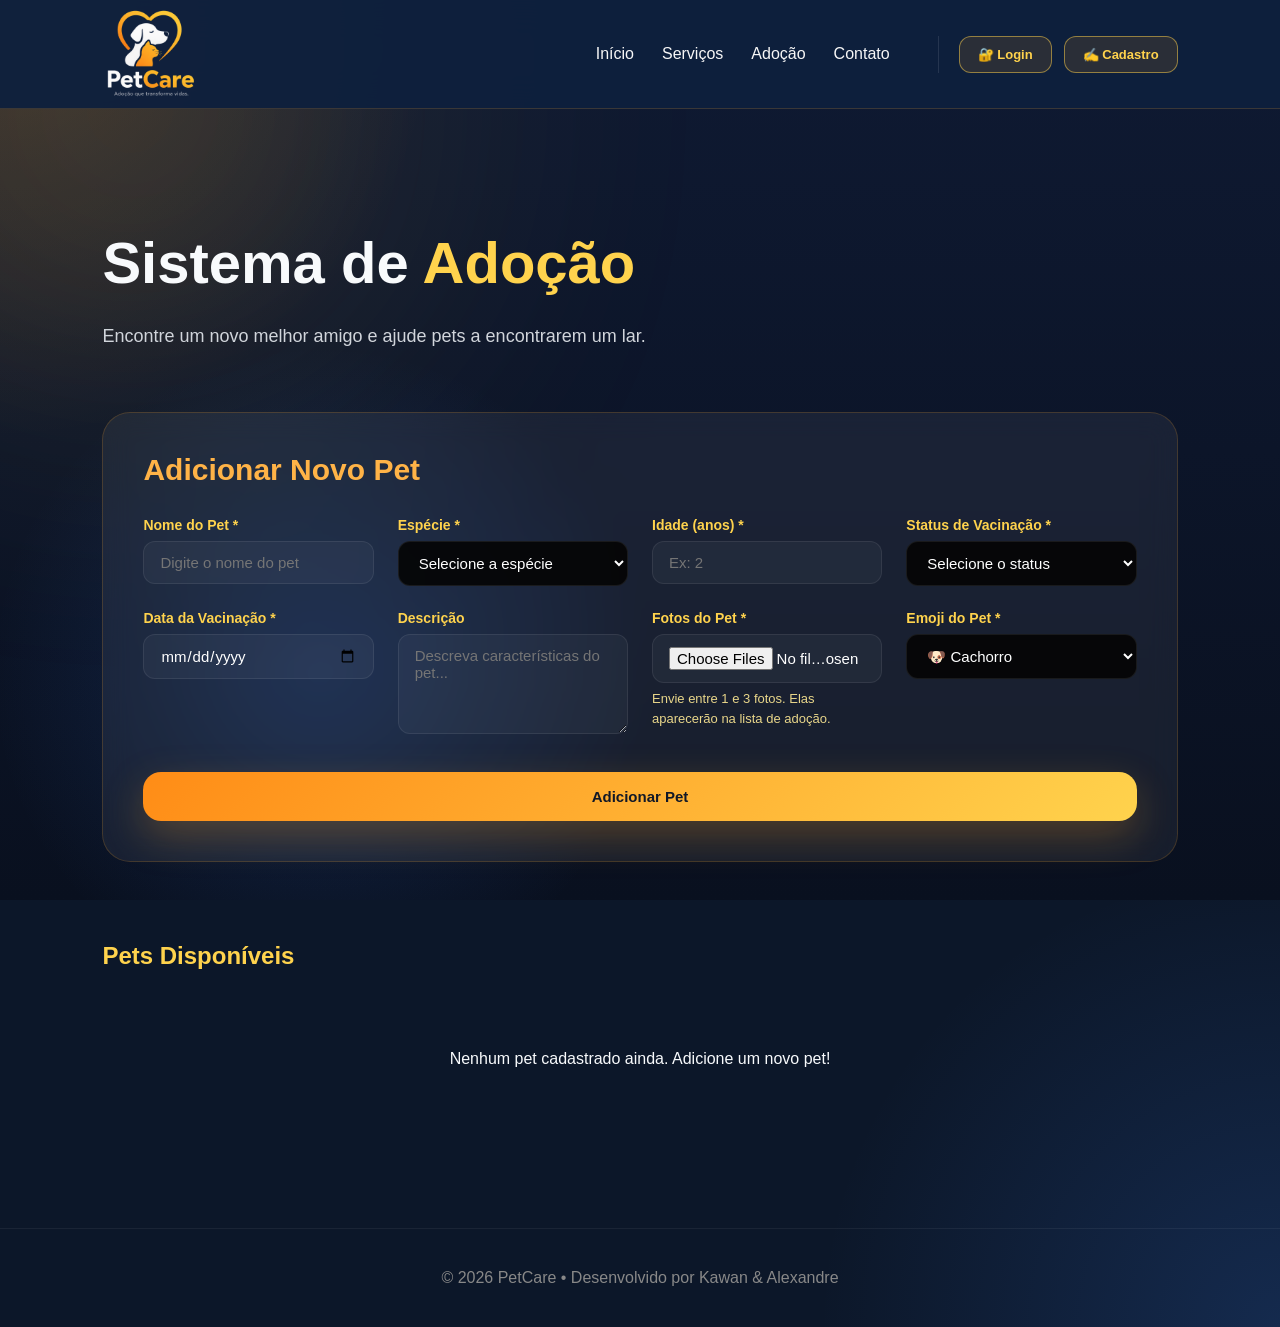
<file: PetCare/adocao.html>
<!DOCTYPE html>
<html lang="pt-BR">

<head>

  <meta charset="UTF-8">
  <meta name="viewport" content="width=device-width, initial-scale=1.0">

  <title>Adoção | PetCare</title>

  <link rel="stylesheet" href="style.css">

</head>

<body>

  <div class="bg"></div>
  <div class="blur"></div>

  <header>

    <a href="index.html" class="logo"><img src="img/logo.png" alt="PetCare"></a>

    <nav>
      <a href="index.html">Início</a>
      <a href="servicos.html">Serviços</a>
      <a href="adocao.html">Adoção</a>
      <a href="contato.html">Contato</a>
      <div class="nav-auth" id="navAuth">
        <button class="nav-link" onclick="openAuthModal('login')">🔐 Login</button>
        <button class="nav-link" onclick="openAuthModal('register')">✍️ Cadastro</button>
      </div>
    </nav>

  </header>

  <!-- MODAL DE AUTENTICAÇÃO -->
  <div id="authModal" class="auth-modal">
    <div class="auth-modal-content">
      <button class="modal-close" onclick="closeAuthModal()">✕</button>

      <div class="auth-header">
        <h2 id="modalTitle">Entrar</h2>
        <p id="modalSubtitle">Acesse sua conta para continuar</p>
      </div>

      <div id="errorMessage" class="error-message"></div>
      <div id="successMessage" class="success-message"></div>

      <!-- FORMULÁRIO DE LOGIN -->
      <form id="loginForm" class="auth-form">
        <div class="form-group">
          <label for="loginEmail">Email</label>
          <input type="email" id="loginEmail" placeholder="seu@email.com" required>
        </div>

        <div class="form-group">
          <label for="loginPassword">Senha</label>
          <input type="password" id="loginPassword" placeholder="••••••••" required>
        </div>

        <button type="submit" class="primary" style="width: 100%; margin-top: 8px;">Entrar</button>
      </form>

      <!-- FORMULÁRIO DE CADASTRO -->
      <form id="registerForm" class="auth-form hidden-form">
        <div class="form-group">
          <label for="registerName">Nome Completo</label>
          <input type="text" id="registerName" placeholder="Seu nome aqui" required>
        </div>

        <div class="form-group">
          <label for="registerEmail">Email</label>
          <input type="email" id="registerEmail" placeholder="seu@email.com" required>
        </div>

        <div class="form-group">
          <label for="registerPassword">Senha</label>
          <input type="password" id="registerPassword" placeholder="••••••••" required minlength="6">
        </div>

        <div class="form-group">
          <label for="registerPasswordConfirm">Confirmar Senha</label>
          <input type="password" id="registerPasswordConfirm" placeholder="••••••••" required minlength="6">
        </div>

        <button type="submit" class="primary" style="width: 100%; margin-top: 8px;">Criar Conta</button>
      </form>

      <!-- TOGGLE ENTRE LOGIN E CADASTRO -->
      <div class="auth-toggle">
        <span id="toggleText">Não tem conta? <a onclick="toggleAuthForms()">Cadastre-se</a></span>
      </div>

    </div>
  </div>

  <section class="page">

    <h1 class="page-title">
      Sistema de <span>Adoção</span>
    </h1>

    <p class="page-description">
      Encontre um novo melhor amigo e ajude pets a encontrarem um lar.
    </p>

    <!-- FORMULÁRIO DE ADIÇÃO DE PETS -->
    <div class="form-container">
      <h2>Adicionar Novo Pet</h2>

      <form id="petForm" class="pet-form">
        <div class="form-group">
          <label for="petName">Nome do Pet *</label>
          <input type="text" id="petName" placeholder="Digite o nome do pet" required>
        </div>

        <div class="form-group">
          <label for="petSpecies">Espécie *</label>
          <select id="petSpecies" required>
            <option value="">Selecione a espécie</option>
            <option value="🐶">Cachorro</option>
            <option value="🐱">Gato</option>
            <option value="🐰">Coelho</option>
            <option value="🐦">Pássaro</option>
            <option value="🐹">Roedor</option>
          </select>
        </div>

        <div class="form-group">
          <label for="petAge">Idade (anos) *</label>
          <input type="number" id="petAge" placeholder="Ex: 2" min="0" max="50" step="0.1" required>
        </div>

        <div class="form-group">
          <label for="petVaccineStatus">Status de Vacinação *</label>
          <select id="petVaccineStatus" required>
            <option value="">Selecione o status</option>
            <option value="Em dia">Em dia</option>
            <option value="Em atraso">Em atraso</option>
          </select>
        </div>

        <div class="form-group">
          <label for="petVaccineDate">Data da Vacinação *</label>
          <input type="date" id="petVaccineDate" required>
        </div>

        <div class="form-group">
          <label for="petDescription">Descrição</label>
          <textarea id="petDescription" placeholder="Descreva características do pet..."></textarea>
        </div>

        <div class="form-group form-group-full">
          <label for="petPhotos">Fotos do Pet *</label>
          <input type="file" id="petPhotos" accept="image/*" multiple required>
          <p class="file-note">Envie entre 1 e 3 fotos. Elas aparecerão na lista de adoção.</p>
        </div>

        <div class="form-group">
          <label for="petImage">Emoji do Pet *</label>
          <select id="petImage" required>
            <option value="🐶">🐶 Cachorro</option>
            <option value="🐱">🐱 Gato</option>
            <option value="🐰">🐰 Coelho</option>
            <option value="🐦">🐦 Pássaro</option>
            <option value="🐹">🐹 Roedor</option>
          </select>
        </div>

        <button type="submit" class="primary">Adicionar Pet</button>
        <button type="button" id="cancelEdit" class="secondary" style="display:none;">Cancelar Edição</button>
      </form>
    </div>

    <!-- GRID DE PETS -->
    <div style="display: flex; justify-content: space-between; align-items: center; margin-bottom: 40px;">
      <h2 style="color: #ffd34d; margin: 0;">Pets Disponíveis</h2>
    </div>

    <div class="pets-grid" id="petsGrid">
      <!-- Preenchido dinamicamente -->
    </div>

    <div class="details-modal" id="petDetailsModal">
      <div class="details-modal-content">
        <button class="modal-close" onclick="closePetDetailsModal()">×</button>
        <div class="details-grid">
          <div class="details-info">
            <h2 id="detailName"></h2>
            <p id="detailDescription"></p>
            <ul>
              <li><strong>Espécie:</strong> <span id="detailSpecies"></span></li>
              <li><strong>Idade:</strong> <span id="detailAge"></span> anos</li>
              <li><strong>Vacinação:</strong> <span id="detailVaccine"></span></li>
              <li><strong>Data da vacina:</strong> <span id="detailVaccineDate"></span></li>
              <li><strong>Adotado por:</strong> <span id="detailAdoptedBy"></span></li>
              <li><strong>Criador:</strong> <span id="detailCreatedBy"></span></li>
              <li><strong>Cadastro:</strong> <span id="detailCreatedAt"></span></li>
            </ul>
          </div>
          <div class="photo-gallery" id="detailPhotos"></div>
        </div>
      </div>
    </div>

  </section>

  <footer>
    © 2026 PetCare • Desenvolvido por Kawan & Alexandre
  </footer>

  <script src="script.js"></script>
  <script src="adocao.js"></script>

</body>

</html>
</file>
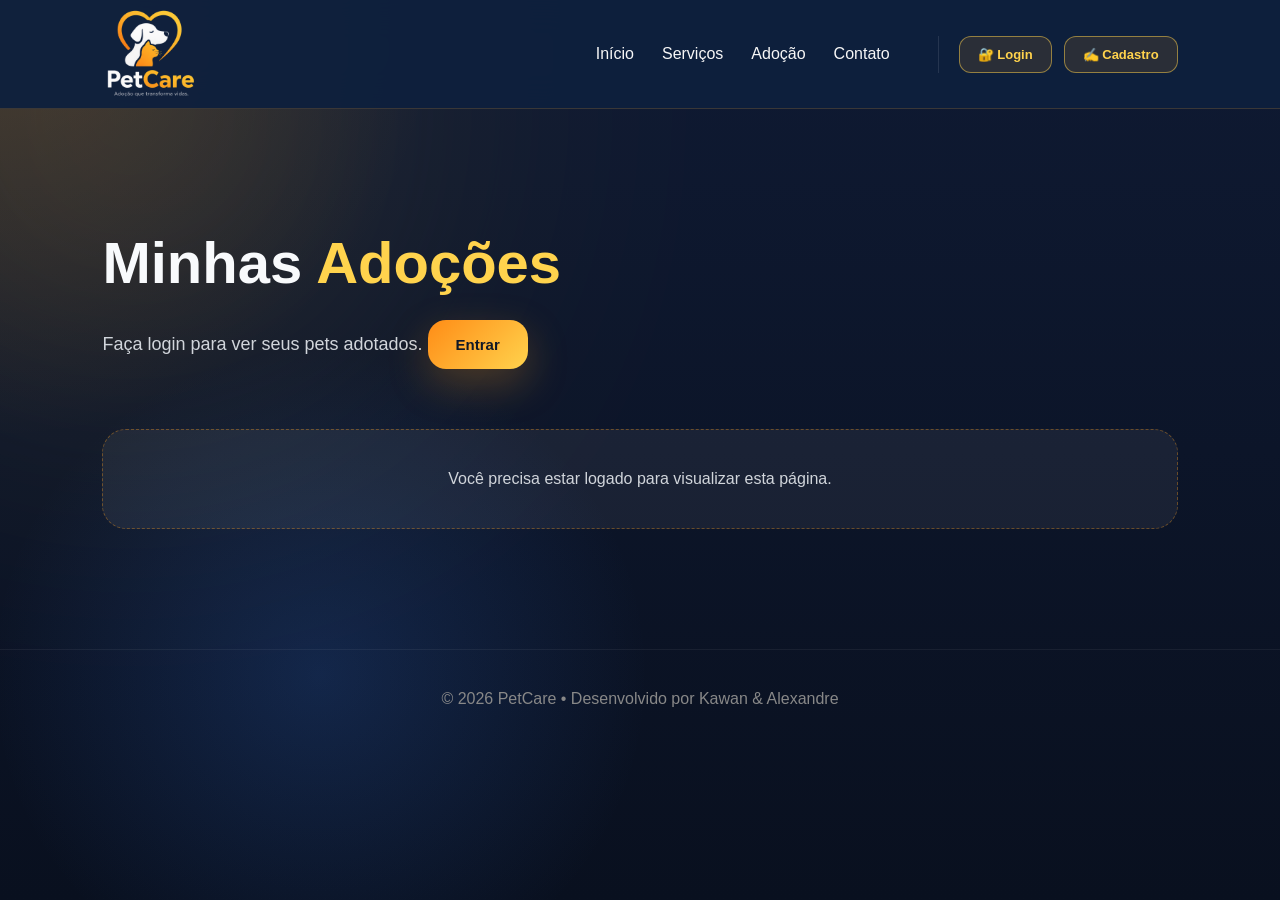
<file: PetCare/adocoes.html>
<!DOCTYPE html>
<html lang="pt-BR">

<head>
  <meta charset="UTF-8" />
  <meta name="viewport" content="width=device-width, initial-scale=1.0" />

  <title>Minhas Adoções | PetCare</title>

  <link rel="stylesheet" href="style.css">
</head>

<body>

  <div class="bg"></div>
  <div class="blur"></div>

  <header>
    <a href="index.html" class="logo"><img src="img/logo.png" alt="PetCare"></a>

    <nav>
      <a href="index.html">Início</a>
      <a href="servicos.html">Serviços</a>
      <a href="adocao.html">Adoção</a>
      <a href="contato.html">Contato</a>
      <div class="nav-auth" id="navAuth">
        <button class="nav-link" onclick="openAuthModal('login')">🔐 Login</button>
        <button class="nav-link" onclick="openAuthModal('register')">✍️ Cadastro</button>
      </div>
    </nav>
  </header>

  <div id="authModal" class="auth-modal">
    <div class="auth-modal-content">
      <button class="modal-close" onclick="closeAuthModal()">✕</button>

      <div class="auth-header">
        <h2 id="modalTitle">Entrar</h2>
        <p id="modalSubtitle">Acesse sua conta para continuar</p>
      </div>

      <div id="errorMessage" class="error-message"></div>
      <div id="successMessage" class="success-message"></div>

      <form id="loginForm" class="auth-form">
        <div class="form-group">
          <label for="loginEmail">Email</label>
          <input type="email" id="loginEmail" placeholder="seu@email.com" required>
        </div>
        <div class="form-group">
          <label for="loginPassword">Senha</label>
          <input type="password" id="loginPassword" placeholder="••••••••" required>
        </div>
        <button type="submit" class="primary" style="width: 100%; margin-top: 8px;">Entrar</button>
      </form>

      <form id="registerForm" class="auth-form hidden-form">
        <div class="form-group">
          <label for="registerName">Nome Completo</label>
          <input type="text" id="registerName" placeholder="Seu nome aqui" required>
        </div>
        <div class="form-group">
          <label for="registerEmail">Email</label>
          <input type="email" id="registerEmail" placeholder="seu@email.com" required>
        </div>
        <div class="form-group">
          <label for="registerPassword">Senha</label>
          <input type="password" id="registerPassword" placeholder="••••••••" required minlength="6">
        </div>
        <div class="form-group">
          <label for="registerPasswordConfirm">Confirmar Senha</label>
          <input type="password" id="registerPasswordConfirm" placeholder="••••••••" required minlength="6">
        </div>
        <button type="submit" class="primary" style="width: 100%; margin-top: 8px;">Criar Conta</button>
      </form>

      <div class="auth-toggle">
        <span id="toggleText">Não tem conta? <a onclick="toggleAuthForms()">Cadastre-se</a></span>
      </div>
    </div>
  </div>

  <section class="page">
    <h1 class="page-title">Minhas <span>Adoções</span></h1>
    <p id="adoptionsMessage" class="page-description">Veja aqui os pets que você adotou e clique para ver os detalhes.</p>

    <div class="pets-grid" id="adoptedPetsGrid">
      <!-- Preenchido dinamicamente -->
    </div>

    <div class="details-modal" id="petDetailsModal">
      <div class="details-modal-content">
        <button class="modal-close" onclick="closePetDetailsModal()">×</button>
        <div class="details-grid">
          <div class="details-info">
            <h2 id="detailName"></h2>
            <p id="detailDescription"></p>
            <ul>
              <li><strong>Espécie:</strong> <span id="detailSpecies"></span></li>
              <li><strong>Idade:</strong> <span id="detailAge"></span> anos</li>
              <li><strong>Vacinação:</strong> <span id="detailVaccine"></span></li>
              <li><strong>Data da vacina:</strong> <span id="detailVaccineDate"></span></li>
              <li><strong>Adotado por:</strong> <span id="detailAdoptedBy"></span></li>
              <li><strong>Criador:</strong> <span id="detailCreatedBy"></span></li>
              <li><strong>Cadastro:</strong> <span id="detailCreatedAt"></span></li>
            </ul>
          </div>
          <div class="photo-gallery" id="detailPhotos"></div>
        </div>
      </div>
    </div>
  </section>

  <footer>
    © 2026 PetCare • Desenvolvido por Kawan & Alexandre
  </footer>

  <script src="script.js"></script>
  <script src="adocoes.js"></script>
</body>

</html>
</file>
<file: style.css>
* {
  margin: 0;
  padding: 0;
  box-sizing: border-box;
  font-family: "Segoe UI", sans-serif;
}

html {
  scroll-behavior: smooth;
}

body {
  background: radial-gradient(circle at top left, rgba(255, 159, 28, 0.18), transparent 25%),
              radial-gradient(circle at bottom right, rgba(59, 130, 246, 0.18), transparent 25%),
              #0c1729;
  color: #f8fafc;
  overflow-x: hidden;
  min-height: 100vh;
}

/* BACKGROUND */

.bg {
  position: fixed;
  inset: 0;

  background:
    radial-gradient(circle at top left, rgba(255, 159, 28, 0.18), transparent 28%),
    radial-gradient(circle at 25% 75%, rgba(59, 130, 246, 0.18), transparent 28%),
    linear-gradient(180deg, #0f1a33 0%, #09101f 100%);

  z-index: -3;
}

.blur {
  position: fixed;

  width: 500px;
  height: 500px;

  background: #ffcc45;

  border-radius: 50%;

  filter: blur(160px);

  opacity: 0.16;

  top: -140px;
  left: -120px;

  z-index: -2;

  animation: floating 8s ease-in-out infinite;
}

@keyframes floating {

  0% {
    transform: translateY(0px);
  }

  50% {
    transform: translateY(30px);
  }

  100% {
    transform: translateY(0px);
  }

}

/* HEADER */

header {
  width: 100%;

  display: flex;
  align-items: center;
  justify-content: space-between;

  padding: 6px 8%;

  position: sticky;
  top: 0;

  backdrop-filter: blur(18px);

  background: rgba(14, 32, 62, 0.95);

  border-bottom: 1px solid rgba(255, 159, 28, 0.18);

  z-index: 999;
}

.logo {
  font-size: 38px;
  font-weight: 800;
}

.logo span {
  color: #ffd34d;
}

.logo {
  display: inline-flex;
  align-items: center;
}

.logo img {
  height: 96px;
  max-width: 320px;
  display: block;
}

nav {
  display: flex;
  gap: 28px;

  align-items: center;
}

nav a {
  color: #f7f7f7;

  text-decoration: none;

  position: relative;

  transition: 0.3s;
}

nav a::after {
  content: "";

  position: absolute;

  left: 0;
  bottom: -6px;

  width: 0%;
  height: 2px;

  background: #ffd34d;

  transition: 0.3s;
}

nav a:hover {
  color: #ffd34d;
}

nav a:hover::after {
  width: 100%;
}

/* NAV AUTH */

.nav-auth {
  display: flex;
  gap: 12px;

  margin-left: 20px;

  padding-left: 20px;

  border-left: 1px solid rgba(255, 255, 255, 0.1);
}

.user-dropdown {
  position: relative;
}

.user-button {
  background: rgba(59, 130, 246, 0.12);
  border: 1px solid rgba(96, 165, 250, 0.35);
  color: #bfdbfe;
  padding: 10px 18px;
  border-radius: 12px;
  cursor: pointer;
  font-size: 13px;
  font-weight: 700;
}

.dropdown-menu {
  display: none;
  position: absolute;
  right: 0;
  top: calc(100% + 8px);
  background: rgba(10, 25, 56, 0.98);
  border: 1px solid rgba(255, 159, 28, 0.22);
  border-radius: 18px;
  padding: 10px 0;
  min-width: 260px;
  box-shadow: 0 18px 45px rgba(0, 0, 0, 0.28);
  z-index: 3000;
}

.user-dropdown:hover .dropdown-menu {
  display: block;
}

.dropdown-title {
  padding: 10px 18px;
  font-size: 12px;
  font-weight: 700;
  color: #ffd34d;
  text-transform: uppercase;
  letter-spacing: 0.4px;
}

.adoption-list {
  max-height: 180px;
  overflow-y: auto;
  padding: 0 10px 10px;
  border-top: 1px solid rgba(255, 159, 28, 0.18);
  border-bottom: 1px solid rgba(255, 159, 28, 0.18);
}

.adoption-list-item {
  padding: 10px 0;
  font-size: 13px;
  color: #f5f5f5;
  border-bottom: 1px solid rgba(255, 255, 255, 0.08);
}

.adoption-list-item:last-child {
  border-bottom: none;
}

.dropdown-empty {
  padding: 10px 18px;
  font-size: 13px;
  color: #f5f5f5;
}

.dropdown-item {
  display: block;
  width: 100%;
  text-align: left;
  background: transparent;
  border: none;
  color: #fff;
  padding: 10px 18px;
  font-size: 13px;
  cursor: pointer;
}

.dropdown-item:hover {
  background: rgba(255, 211, 77, 0.18);
  color: #111827;
}

.nav-link {
  background: rgba(255, 159, 28, 0.12);

  border: 1px solid rgba(255, 211, 77, 0.5);

  color: #ffd34d;

  padding: 10px 18px;

  border-radius: 12px;

  cursor: pointer;

  font-size: 13px;

  font-weight: 700;

  transition: 0.3s;

  font-family: inherit;
}

.nav-link:hover {
  background: rgba(255, 211, 77, 0.18);

  border-color: #ffd34d;

  color: #111827;

  transform: translateY(-2px);
}

.user-info {
  color: #ffd34d;

  font-weight: 600;

  font-size: 13px;

  padding: 8px 16px;
}

/* HERO */

.hero {
  min-height: 100vh;

  display: flex;
  align-items: center;
  justify-content: space-between;

  gap: 60px;

  padding: 0 8%;
}

.hero-text {
  max-width: 650px;
}

.tag {
  width: max-content;

  padding: 10px 20px;

  border-radius: 999px;

  background: rgba(255, 211, 77, 0.14);

  border: 1px solid rgba(255, 159, 28, 0.24);

  color: #ffd34d;

  margin-bottom: 26px;

  animation: fadeUp 1s ease;
}

.hero h1 {
  font-size: 68px;
  line-height: 1.02;

  margin-bottom: 24px;

  animation: fadeUp 1.1s ease;
}

.hero h1 span {
  color: #ffb347;
}

.hero p {
  color: #d1d5db;

  line-height: 1.8;

  font-size: 18px;

  margin-bottom: 36px;

  animation: fadeUp 1.2s ease;
}

.buttons {
  display: flex;
  gap: 18px;
  flex-wrap: wrap;

  animation: fadeUp 1.3s ease;
}

/* BUTTONS */

button {
  border: none;

  cursor: pointer;

  padding: 16px 28px;

  border-radius: 18px;

  font-size: 15px;
  font-weight: 600;

  transition: 0.35s;
}

.primary {
  background: linear-gradient(135deg, #ff8c16, #ffd34d);

  color: #111827;

  box-shadow: 0 15px 40px rgba(255, 159, 28, 0.25);
}

.primary:hover {
  transform: translateY(-5px) scale(1.03);

  box-shadow: 0 20px 50px rgba(255, 159, 28, 0.35);
}

.secondary {
  background: rgba(255, 255, 255, 0.06);

  border: 1px solid rgba(255, 211, 77, 0.35);

  color: #f8fafc;
}

.secondary:hover {
  border-color: #ffd34d;

  color: #111827;

  background: rgba(255, 211, 77, 0.18);

  transform: translateY(-4px);
}

/* CARD */

.card {
  width: 430px;

  background: rgba(255, 204, 69, 0.08);

  border: 1px solid rgba(255, 159, 28, 0.22);

  border-radius: 30px;

  padding: 30px;

  backdrop-filter: blur(18px);

  box-shadow: 0 18px 55px rgba(255, 159, 28, 0.12);

  animation: fadeLeft 1s ease;
}

.card-top {
  display: flex;
  align-items: center;
  justify-content: space-between;

  margin-bottom: 24px;
}

.status {
  width: 14px;
  height: 14px;

  border-radius: 50%;

  background: #ffd34d;

  box-shadow: 0 0 18px rgba(255, 211, 77, 0.65);

  animation: pulse 2s infinite;
}

.pet {
  display: flex;
  align-items: center;

  gap: 18px;

  padding: 18px;

  border-radius: 22px;

  background: rgba(255, 255, 255, 0.06);

  margin-bottom: 20px;

  transition: 0.3s;
}

.pet:hover {
  transform: translateX(8px);

  background: rgba(255, 211, 77, 0.12);
}

.pet-icon {
  width: 64px;
  height: 64px;

  border-radius: 20px;

  background: linear-gradient(135deg, #ffb347, #3b82f6);

  display: flex;
  align-items: center;
  justify-content: center;

  font-size: 30px;
}

.pet h3 {
  margin-bottom: 4px;
}

.pet p {
  color: #aaaaaa;
  font-size: 14px;
}

/* SECTIONS */

.features,
.page {
  padding: 120px 8%;
}

.section-title,
.page-title {
  font-size: 58px;

  margin-bottom: 24px;
}

.section-title span,
.page-title span {
  color: #ffd34d;
}

.page-description {
  color: #d1d5db;

  font-size: 18px;

  max-width: 700px;

  line-height: 1.8;

  margin-bottom: 60px;
}

.grid,
.pets-grid {
  display: grid;

  grid-template-columns: repeat(4, minmax(220px, 1fr));

  gap: 28px;
}

@media(max-width: 1200px) {
  .pets-grid {
    grid-template-columns: repeat(2, minmax(220px, 1fr));
  }
}

@media(max-width: 700px) {
  .pets-grid {
    grid-template-columns: 1fr;
  }
}

/* FEATURE CARDS */

.feature-card,
.adoption-card {
  background: rgba(255, 211, 77, 0.08);

  border: 1px solid rgba(255, 159, 28, 0.22);

  border-radius: 26px;

  padding: 30px;

  transition: 0.35s;

  position: relative;

  overflow: hidden;
}

.feature-card::before,
.adoption-card::before {
  content: "";

  position: absolute;

  inset: 0;

  background: linear-gradient(135deg,
      rgba(255, 159, 28, 0.12),
      transparent);

  opacity: 0;

  transition: 0.35s;
}

.feature-card:hover::before,
.adoption-card:hover::before {
  opacity: 1;
}

.feature-card:hover,
.adoption-card:hover {
  transform: translateY(-10px);

  border-color: rgba(59, 130, 246, 0.45);
}

.feature-card h3,
.adoption-card h3 {
  font-size: 24px;

  margin-bottom: 14px;
}

.feature-card p,
.adoption-card p {
  color: #b4b4b4;

  line-height: 1.7;

  margin-bottom: 24px;

  flex-grow: 1;
}

/* CARD ICON */

.card-icon {
  font-size: 48px;

  margin-bottom: 18px;

  display: block;
}

/* CARD FEATURES */

.card-feature {
  font-size: 14px;

  color: #ffd34d;

  margin-bottom: 8px;

  font-weight: 500;
}

/* PET IMAGE */

.pet-image {
  width: 100px;
  height: 100px;

  border-radius: 24px;

  background: rgba(255, 255, 255, 0.12);

  display: flex;
  align-items: center;
  justify-content: center;

  margin-bottom: 22px;

  font-size: 46px;
}

/* FORM */

.contact-form {
  max-width: 700px;

  display: flex;
  flex-direction: column;

  gap: 22px;
}

.contact-form input,
.contact-form textarea {
  background: rgba(255, 255, 255, 0.04);

  border: 1px solid rgba(255, 255, 255, 0.08);

  border-radius: 18px;

  padding: 18px;

  color: white;

  font-size: 15px;

  outline: none;

  transition: 0.3s;
}

.contact-form textarea {
  height: 180px;
  resize: none;
}

.contact-form input:focus,
.contact-form textarea:focus {
  border-color: #ffb347;

  box-shadow: 0 0 20px rgba(255, 159, 28, 0.15);
}

.file-note {
  margin-top: 6px;
  color: #e9d68a;
  font-size: 13px;
  line-height: 1.5;
}

.alert {
  position: fixed;
  left: 50%;
  bottom: 24px;
  transform: translateX(-50%) translateY(20px);
  padding: 16px 24px;
  border-radius: 18px;
  color: #111827;
  background: rgba(255, 223, 108, 0.95);
  box-shadow: 0 18px 50px rgba(0, 0, 0, 0.18);
  opacity: 0;
  transition: opacity 0.3s ease, transform 0.3s ease;
  z-index: 9999;
}

.alert.show {
  opacity: 1;
  transform: translateX(-50%) translateY(0);
}

.alert.alert-error {
  background: rgba(255, 111, 97, 0.95);
  color: #111827;
}

.alert.alert-info {
  background: rgba(96, 165, 250, 0.95);
  color: #111827;
}

.pet-photo-card {
  border-radius: 24px;
  overflow: hidden;
  width: 100px;
  height: 100px;
  background: #111827;
  box-shadow: inset 0 0 0 1px rgba(255, 211, 77, 0.18);
}

.pet-photo-card img {
  width: 100%;
  height: 100%;
  object-fit: cover;
}

.adoption-card {
  cursor: pointer;
}

.adoption-card .card-actions button {
  cursor: pointer;
}

.recent-carousel {
  margin-bottom: 32px;
  position: relative;
  padding: 24px 0 20px;
}

.carousel-header {
  margin-bottom: 18px;
}

.carousel-header h2 {
  margin: 0;
  color: #ffd34d;
  font-size: 28px;
}

.carousel-header p {
  margin: 8px 0 0;
  color: #d1d5db;
  max-width: 640px;
}

.carousel-wrapper {
  position: relative;
  overflow: hidden;
  max-width: 520px;
  width: 100%;
  margin: 0 auto;
  padding: 0;
}

.carousel-arrow {
  width: 42px;
  height: 42px;
  border: none;
  border-radius: 50%;
  background: rgba(255, 255, 255, 0.08);
  color: #ffd34d;
  font-size: 20px;
  cursor: pointer;
  transition: transform 0.25s ease, background 0.25s ease, color 0.25s ease;
  box-shadow: 0 14px 32px rgba(0, 0, 0, 0.2);
  position: absolute;
  top: 50%;
  transform: translateY(-50%);
  z-index: 2;
}

.carousel-prev {
  left: 8px;
}

.carousel-next {
  right: 8px;
}

.carousel-arrow:hover {
  transform: translateY(-50%) scale(1.08);
  background: rgba(255, 211, 77, 0.22);
  color: #111827;
}

.carousel-track {
  display: flex;
  gap: 20px;
  overflow-x: auto;
  scroll-snap-type: x mandatory;
  scroll-behavior: smooth;
  padding: 0;
  justify-content: flex-start;
  -webkit-overflow-scrolling: touch;
}

.carousel-track::-webkit-scrollbar {
  height: 10px;
}

.carousel-track::-webkit-scrollbar-thumb {
  background: rgba(255, 159, 28, 0.35);
  border-radius: 999px;
}

.carousel-card {
  flex: 0 0 100%;
  max-width: 100%;
  background: rgba(8, 16, 34, 0.94);
  border: 1px solid rgba(255, 159, 28, 0.18);
  border-radius: 34px;
  padding: 24px;
  scroll-snap-align: center;
  cursor: pointer;
  transition: transform 0.25s ease, box-shadow 0.25s ease;
  box-shadow: inset 0 0 0 1px rgba(255, 255, 255, 0.04);
}

.carousel-card:hover {
  transform: translateY(-6px);
  box-shadow: 0 24px 60px rgba(255, 159, 28, 0.16);
}

.carousel-card img {
  width: 100%;
  aspect-ratio: 4 / 3;
  border-radius: 28px;
  object-fit: cover;
  margin-bottom: 18px;
}

.carousel-placeholder {
  width: 100%;
  height: 240px;
  border-radius: 28px;
  background: linear-gradient(180deg, rgba(255, 211, 77, 0.16), rgba(255, 159, 28, 0.08));
  display: grid;
  place-items: center;
  font-size: 56px;
  margin-bottom: 16px;
}

.carousel-card h3 {
  margin: 0 0 8px;
  color: #ffd34d;
  font-size: 20px;
}

.carousel-card p {
  margin: 0;
  color: #d1d5db;
  line-height: 1.5;
}

.carousel-meta {
  margin-top: 10px;
  color: #a1a1aa;
  font-size: 13px;
}

.carousel-empty {
  color: #d1d5db;
  padding: 20px 12px;
  background: rgba(255, 211, 77, 0.08);
  border: 1px solid rgba(255, 159, 28, 0.15);
  border-radius: 24px;
}

.details-modal {
  position: fixed;
  inset: 0;
  background: rgba(7, 18, 39, 0.88);
  display: none;
  align-items: center;
  justify-content: center;
  padding: 24px;
  z-index: 9999;
}

.details-modal.active {
  display: flex;
}

.details-modal-content {
  width: min(920px, 100%);
  max-height: calc(100vh - 80px);
  overflow-y: auto;
  background: #071429;
  border: 1px solid rgba(255, 159, 28, 0.22);
  border-radius: 32px;
  padding: 32px;
  position: relative;
  box-shadow: 0 28px 80px rgba(0, 0, 0, 0.55);
}

.details-modal-content .modal-close {
  position: absolute;
  top: 20px;
  right: 20px;
  background: rgba(255, 255, 255, 0.12);
  border: none;
  color: #f8fafc;
  width: 48px;
  height: 48px;
  border-radius: 14px;
  cursor: pointer;
  font-size: 24px;
  line-height: 1;
  display: inline-flex;
  align-items: center;
  justify-content: center;
  box-shadow: none;
  transition: transform 0.2s ease, background 0.2s ease;
}

.details-modal-content .modal-close:hover {
  transform: scale(1.1);
  background: rgba(255, 211, 77, 0.2);
}

.details-grid {
  display: grid;
  grid-template-columns: 1.2fr 1fr;
  gap: 28px;
  align-items: start;
}

.details-info h2 {
  margin-bottom: 14px;
  font-size: 36px;
  color: #ffd34d;
}

.details-info p,
.details-info li {
  color: #d1d5db;
  line-height: 1.75;
}

.details-info ul {
  display: grid;
  gap: 12px;
  padding-left: 18px;
  margin-top: 16px;
}

.photo-gallery {
  display: grid;
  grid-template-columns: repeat(auto-fit, minmax(180px, 1fr));
  gap: 16px;
  margin-top: 18px;
  max-height: 420px;
  overflow: auto;
}

.photo-gallery img {
  width: 100%;
  height: 100%;
  border-radius: 22px;
  object-fit: cover;
  aspect-ratio: 4 / 3;
}

.empty-state {
  padding: 40px;
  text-align: center;
  color: #d1d5db;
  background: rgba(255, 255, 255, 0.06);
  border: 1px dashed rgba(255, 159, 28, 0.35);
  border-radius: 24px;
}

/* FOOTER */

footer {
  padding: 40px 8%;

  text-align: center;

  color: #888;

  border-top: 1px solid rgba(255, 255, 255, 0.06);
}

/* ANIMATIONS */

.hidden {
  opacity: 0;
  transform: translateY(50px);
}

.show {
  opacity: 1;
  transform: translateY(0);
  transition: all 1s ease;
}

@keyframes pulse {

  0% {
    transform: scale(1);
  }

  50% {
    transform: scale(1.3);
  }

  100% {
    transform: scale(1);
  }

}

@keyframes fadeUp {

  from {
    opacity: 0;
    transform: translateY(40px);
  }

  to {
    opacity: 1;
    transform: translateY(0);
  }

}

@keyframes fadeLeft {

  from {
    opacity: 0;
    transform: translateX(60px);
  }

  to {
    opacity: 1;
    transform: translateX(0);
  }

}

/* FORM CONTAINER (ADOÇÃO) */

.form-container {
  background: rgba(255, 255, 255, 0.06);

  border: 1px solid rgba(255, 159, 28, 0.18);

  border-radius: 28px;

  padding: 40px;

  margin-bottom: 80px;

  backdrop-filter: blur(14px);
}

.form-container h2 {
  font-size: 30px;

  margin-bottom: 30px;

  color: #ffb347;
}

.pet-form {
  display: grid;

  grid-template-columns: repeat(auto-fit, minmax(200px, 1fr));

  gap: 24px;
}

.form-group {
  grid-column: span 1;
}

.form-group:nth-last-child(1),
.form-group:nth-last-child(2) {
  grid-column: 1 / -1;
}

.form-group label {
  display: block;

  margin-bottom: 8px;

  color: #ffd34d;

  font-weight: 600;

  font-size: 14px;
}

.form-group input,
.form-group select,
.form-group textarea,
.form-group input[type="file"] {
  width: 100%;

  background: rgba(255, 255, 255, 0.04);

  border: 1px solid rgba(255, 255, 255, 0.08);

  border-radius: 12px;

  padding: 12px 16px;

  color: white;

  font-size: 15px;

  outline: none;

  transition: 0.3s;

  font-family: inherit;
}

.form-group select {
  color: #ffffff;
  background-color: rgba(5, 5, 5, 0.9);
  cursor: pointer;
}

.form-group select option {
  background-color: #050505;
  color: #ffffff;
  padding: 8px;
}

.form-group select option:checked {
  background: linear-gradient(#ff8c16, #ffd34d);
  color: #050505;
}

.form-group input:focus,
.form-group select:focus,
.form-group textarea:focus {
  border-color: #ffb347;

  box-shadow: 0 0 15px rgba(255, 159, 28, 0.2);
}

.form-group textarea {
  grid-column: 1 / -1;

  resize: vertical;

  min-height: 100px;
}

.pet-form button {
  grid-column: 1 / -1;

  margin-top: 10px;
}

/* PET INFO */

.pet-info {
  font-size: 14px;

  color: #e7dbc0;

  margin-bottom: 20px;

  background: rgba(255, 159, 28, 0.08);

  padding: 16px;

  border-radius: 14px;
}

.pet-info p {
  margin-bottom: 8px;

  line-height: 1.6;
}

.pet-info p:last-child {
  margin-bottom: 0;
}

.vaccine-status {
  font-weight: 600;

  padding: 4px 10px;

  border-radius: 8px;

  background: rgba(255, 211, 77, 0.2);

  color: #ff8c16;
}

.vaccine-status.em-dia {
  background: rgba(255, 211, 77, 0.25);
  color: #ff8c16;
}

.vaccine-status.em-atraso {
  background: rgba(255, 99, 72, 0.18);
  color: #ff8c16;
}

/* CARD ACTIONS */

.card-actions {
  display: flex;

  gap: 10px;

  flex-wrap: wrap;

  margin-top: 18px;

  position: relative;

  z-index: 10;
}

.card-actions button {
  flex: 1;

  min-width: 100px;

  padding: 10px 16px;

  font-size: 13px;

  cursor: pointer;

  pointer-events: auto;

  position: relative;

  z-index: 11;
}

.danger {
  background: transparent;

  border: 1px solid rgba(255, 100, 100, 0.3);

  color: #ff6464;
}

.danger:hover {
  background: rgba(255, 100, 100, 0.1);

  border-color: #ff6464;

  transform: translateY(-3px);
}

/* ALERTS */

.alert {
  position: fixed;

  bottom: 30px;

  right: 30px;

  padding: 16px 24px;

  border-radius: 18px;

  background: rgba(255, 211, 77, 0.18);

  border: 1px solid rgba(255, 159, 28, 0.3);

  color: #111827;

  font-weight: 600;

  opacity: 0;

  transition: opacity 0.3s ease, transform 0.3s ease;

  z-index: 1000;

  max-width: 350px;

  box-shadow: 0 8px 32px rgba(255, 159, 28, 0.2);
}

.alert.show {
  opacity: 1;
  transform: translateY(-10px);
}

.alert-success {
  background: rgba(255, 211, 77, 0.18);

  border-color: rgba(255, 159, 28, 0.3);

  color: #111827;
}

.alert-error {
  background: rgba(255, 111, 97, 0.18);

  border-color: rgba(255, 111, 97, 0.3);

  color: #111827;
}

/* MODAL DE AUTENTICAÇÃO */

.auth-modal {
  display: none;

  position: fixed;

  inset: 0;

  background: rgba(0, 0, 0, 0.8);

  backdrop-filter: blur(4px);

  z-index: 2000;

  align-items: center;

  justify-content: center;

  padding: 20px;
}

.auth-modal.active {
  display: flex;
}

.auth-modal-content {
  background: rgba(10, 20, 45, 0.96);

  border: 1px solid rgba(255, 159, 28, 0.25);

  border-radius: 24px;

  padding: 40px;

  width: 100%;

  max-width: 420px;

  backdrop-filter: blur(12px);

  box-shadow: 0 10px 50px rgba(0, 0, 0, 0.6);

  position: relative;

  animation: modalSlideIn 0.3s ease;
}

@keyframes modalSlideIn {
  from {
    opacity: 0;

    transform: translateY(-30px);
  }

  to {
    opacity: 1;

    transform: translateY(0);
  }
}

.modal-close {
  position: absolute;

  top: 16px;

  right: 16px;

  background: transparent;

  border: none;

  color: #aaa;

  font-size: 24px;

  cursor: pointer;

  transition: 0.3s;
}

.modal-close:hover {
  color: white;

  transform: rotate(90deg);
}

.auth-header {
  margin-bottom: 30px;
}

.user-adoptions-content {
  max-width: 520px;
}

.user-adoptions-list {
  display: flex;
  flex-direction: column;
  gap: 14px;
}

.user-adoption-card {
  display: flex;
  gap: 16px;
  align-items: flex-start;
  background: rgba(59, 130, 246, 0.08);
  border: 1px solid rgba(59, 130, 246, 0.22);
  padding: 16px;
  border-radius: 18px;
}

.pet-emoji {
  font-size: 32px;
  width: 52px;
  text-align: center;
  line-height: 1;
}

.auth-header h2 {
  font-size: 28px;

  margin-bottom: 8px;

  color: #ffd34d;
}

.auth-header p {
  color: #aaa;

  font-size: 14px;
}

.auth-form {
  display: flex;

  flex-direction: column;

  gap: 18px;
}

.auth-form.hidden-form {
  display: none;
}

.auth-toggle {
  text-align: center;

  margin-top: 20px;

  color: #aaa;

  font-size: 14px;
}

.auth-toggle a {
  color: #ffd34d;

  text-decoration: none;

  cursor: pointer;

  font-weight: 600;
}

.auth-toggle a:hover {
  color: #ffb347;
}

.error-message {
  background: rgba(255, 100, 100, 0.15);

  border: 1px solid rgba(255, 100, 100, 0.3);

  color: #ff6464;

  padding: 12px;

  border-radius: 8px;

  font-size: 14px;

  display: none;
}

.error-message.show {
  display: block;
}

.success-message {
  background: rgba(255, 211, 77, 0.15);

  border: 1px solid rgba(255, 159, 28, 0.3);

  color: #ff8c16;

  padding: 12px;

  border-radius: 8px;

  font-size: 14px;

  display: none;
}

.success-message.show {
  display: block;
}

/* RESPONSIVE */

@media(max-width: 980px) {

  nav {
    display: none;
  }

  .hero {
    flex-direction: column;

    justify-content: center;

    text-align: center;

    padding-top: 120px;
    padding-bottom: 80px;
  }

  .hero h1 {
    font-size: 54px;
  }

  .buttons {
    justify-content: center;
  }

  .card {
    width: 100%;
    max-width: 430px;
  }

  .section-title,
  .page-title {
    font-size: 42px;
  }

  .form-container {
    padding: 24px;
  }

  .pet-form {
    grid-template-columns: 1fr;
  }

  .form-group:nth-last-child(1),
  .form-group:nth-last-child(2) {
    grid-column: auto;
  }

}
</file>
<file: PetCare/style.css>
* {
  margin: 0;
  padding: 0;
  box-sizing: border-box;
  font-family: "Segoe UI", sans-serif;
}

html {
  scroll-behavior: smooth;
}

body {
  background: radial-gradient(circle at top left, rgba(255, 159, 28, 0.18), transparent 25%),
              radial-gradient(circle at bottom right, rgba(59, 130, 246, 0.18), transparent 25%),
              #0c1729;
  color: #f8fafc;
  overflow-x: hidden;
  min-height: 100vh;
}

/* BACKGROUND */

.bg {
  position: fixed;
  inset: 0;

  background:
    radial-gradient(circle at top left, rgba(255, 159, 28, 0.18), transparent 28%),
    radial-gradient(circle at 25% 75%, rgba(59, 130, 246, 0.18), transparent 28%),
    linear-gradient(180deg, #0f1a33 0%, #09101f 100%);

  z-index: -3;
}

.blur {
  position: fixed;

  width: 500px;
  height: 500px;

  background: #ffcc45;

  border-radius: 50%;

  filter: blur(160px);

  opacity: 0.16;

  top: -140px;
  left: -120px;

  z-index: -2;

  animation: floating 8s ease-in-out infinite;
}

@keyframes floating {

  0% {
    transform: translateY(0px);
  }

  50% {
    transform: translateY(30px);
  }

  100% {
    transform: translateY(0px);
  }

}

/* HEADER */

header {
  width: 100%;

  display: flex;
  align-items: center;
  justify-content: space-between;

  padding: 6px 8%;

  position: sticky;
  top: 0;

  backdrop-filter: blur(18px);

  background: rgba(14, 32, 62, 0.95);

  border-bottom: 1px solid rgba(255, 159, 28, 0.18);

  z-index: 999;
}

.logo {
  font-size: 38px;
  font-weight: 800;
}

.logo span {
  color: #ffd34d;
}

.logo {
  display: inline-flex;
  align-items: center;
}

.logo img {
  height: 96px;
  max-width: 320px;
  display: block;
}

nav {
  display: flex;
  gap: 28px;

  align-items: center;
}

nav a {
  color: #f7f7f7;

  text-decoration: none;

  position: relative;

  transition: 0.3s;
}

nav a::after {
  content: "";

  position: absolute;

  left: 0;
  bottom: -6px;

  width: 0%;
  height: 2px;

  background: #ffd34d;

  transition: 0.3s;
}

nav a:hover {
  color: #ffd34d;
}

nav a:hover::after {
  width: 100%;
}

/* NAV AUTH */

.nav-auth {
  display: flex;
  gap: 12px;

  margin-left: 20px;

  padding-left: 20px;

  border-left: 1px solid rgba(255, 255, 255, 0.1);
}

.user-dropdown {
  position: relative;
}

.user-button {
  background: rgba(59, 130, 246, 0.12);
  border: 1px solid rgba(96, 165, 250, 0.35);
  color: #bfdbfe;
  padding: 10px 18px;
  border-radius: 12px;
  cursor: pointer;
  font-size: 13px;
  font-weight: 700;
}

.dropdown-menu {
  display: none;
  position: absolute;
  right: 0;
  top: calc(100% + 8px);
  background: rgba(10, 25, 56, 0.98);
  border: 1px solid rgba(255, 159, 28, 0.22);
  border-radius: 18px;
  padding: 10px 0;
  min-width: 260px;
  box-shadow: 0 18px 45px rgba(0, 0, 0, 0.28);
  z-index: 3000;
}

.user-dropdown:hover .dropdown-menu {
  display: block;
}

.dropdown-title {
  padding: 10px 18px;
  font-size: 12px;
  font-weight: 700;
  color: #ffd34d;
  text-transform: uppercase;
  letter-spacing: 0.4px;
}

.adoption-list {
  max-height: 180px;
  overflow-y: auto;
  padding: 0 10px 10px;
  border-top: 1px solid rgba(255, 159, 28, 0.18);
  border-bottom: 1px solid rgba(255, 159, 28, 0.18);
}

.adoption-list-item {
  padding: 10px 0;
  font-size: 13px;
  color: #f5f5f5;
  border-bottom: 1px solid rgba(255, 255, 255, 0.08);
}

.adoption-list-item:last-child {
  border-bottom: none;
}

.dropdown-empty {
  padding: 10px 18px;
  font-size: 13px;
  color: #f5f5f5;
}

.dropdown-item {
  display: block;
  width: 100%;
  text-align: left;
  background: transparent;
  border: none;
  color: #fff;
  padding: 10px 18px;
  font-size: 13px;
  cursor: pointer;
}

.dropdown-item:hover {
  background: rgba(255, 211, 77, 0.18);
  color: #111827;
}

.nav-link {
  background: rgba(255, 159, 28, 0.12);

  border: 1px solid rgba(255, 211, 77, 0.5);

  color: #ffd34d;

  padding: 10px 18px;

  border-radius: 12px;

  cursor: pointer;

  font-size: 13px;

  font-weight: 700;

  transition: 0.3s;

  font-family: inherit;
}

.nav-link:hover {
  background: rgba(255, 211, 77, 0.18);

  border-color: #ffd34d;

  color: #111827;

  transform: translateY(-2px);
}

.user-info {
  color: #ffd34d;

  font-weight: 600;

  font-size: 13px;

  padding: 8px 16px;
}

/* HERO */

.hero {
  min-height: 100vh;

  display: flex;
  align-items: center;
  justify-content: space-between;

  gap: 60px;

  padding: 0 8%;
}

.hero-text {
  max-width: 650px;
}

.tag {
  width: max-content;

  padding: 10px 20px;

  border-radius: 999px;

  background: rgba(255, 211, 77, 0.14);

  border: 1px solid rgba(255, 159, 28, 0.24);

  color: #ffd34d;

  margin-bottom: 26px;

  animation: fadeUp 1s ease;
}

.hero h1 {
  font-size: 68px;
  line-height: 1.02;

  margin-bottom: 24px;

  animation: fadeUp 1.1s ease;
}

.hero h1 span {
  color: #ffb347;
}

.hero p {
  color: #d1d5db;

  line-height: 1.8;

  font-size: 18px;

  margin-bottom: 36px;

  animation: fadeUp 1.2s ease;
}

.buttons {
  display: flex;
  gap: 18px;
  flex-wrap: wrap;

  animation: fadeUp 1.3s ease;
}

/* BUTTONS */

button {
  border: none;

  cursor: pointer;

  padding: 16px 28px;

  border-radius: 18px;

  font-size: 15px;
  font-weight: 600;

  transition: 0.35s;
}

.primary {
  background: linear-gradient(135deg, #ff8c16, #ffd34d);

  color: #111827;

  box-shadow: 0 15px 40px rgba(255, 159, 28, 0.25);
}

.primary:hover {
  transform: translateY(-5px) scale(1.03);

  box-shadow: 0 20px 50px rgba(255, 159, 28, 0.35);
}

.secondary {
  background: rgba(255, 255, 255, 0.06);

  border: 1px solid rgba(255, 211, 77, 0.35);

  color: #f8fafc;
}

.secondary:hover {
  border-color: #ffd34d;

  color: #111827;

  background: rgba(255, 211, 77, 0.18);

  transform: translateY(-4px);
}

/* CARD */

.card {
  width: 430px;

  background: rgba(255, 204, 69, 0.08);

  border: 1px solid rgba(255, 159, 28, 0.22);

  border-radius: 30px;

  padding: 30px;

  backdrop-filter: blur(18px);

  box-shadow: 0 18px 55px rgba(255, 159, 28, 0.12);

  animation: fadeLeft 1s ease;
}

.card-top {
  display: flex;
  align-items: center;
  justify-content: space-between;

  margin-bottom: 24px;
}

.status {
  width: 14px;
  height: 14px;

  border-radius: 50%;

  background: #ffd34d;

  box-shadow: 0 0 18px rgba(255, 211, 77, 0.65);

  animation: pulse 2s infinite;
}

.pet {
  display: flex;
  align-items: center;

  gap: 18px;

  padding: 18px;

  border-radius: 22px;

  background: rgba(255, 255, 255, 0.06);

  margin-bottom: 20px;

  transition: 0.3s;
}

.pet:hover {
  transform: translateX(8px);

  background: rgba(255, 211, 77, 0.12);
}

.pet-icon {
  width: 64px;
  height: 64px;

  border-radius: 20px;

  background: linear-gradient(135deg, #ffb347, #3b82f6);

  display: flex;
  align-items: center;
  justify-content: center;

  font-size: 30px;
}

.pet h3 {
  margin-bottom: 4px;
}

.pet p {
  color: #aaaaaa;
  font-size: 14px;
}

/* SECTIONS */

.features,
.page {
  padding: 120px 8%;
}

.section-title,
.page-title {
  font-size: 58px;

  margin-bottom: 24px;
}

.section-title span,
.page-title span {
  color: #ffd34d;
}

.page-description {
  color: #d1d5db;

  font-size: 18px;

  max-width: 700px;

  line-height: 1.8;

  margin-bottom: 60px;
}

.grid,
.pets-grid {
  display: grid;

  grid-template-columns: repeat(auto-fit, minmax(280px, 1fr));

  gap: 28px;
}

/* FEATURE CARDS */

.feature-card,
.adoption-card {
  background: rgba(255, 211, 77, 0.08);

  border: 1px solid rgba(255, 159, 28, 0.22);

  border-radius: 26px;

  padding: 30px;

  transition: 0.35s;

  position: relative;

  overflow: hidden;
}

.feature-card::before,
.adoption-card::before {
  content: "";

  position: absolute;

  inset: 0;

  background: linear-gradient(135deg,
      rgba(255, 159, 28, 0.12),
      transparent);

  opacity: 0;

  transition: 0.35s;
}

.feature-card:hover::before,
.adoption-card:hover::before {
  opacity: 1;
}

.feature-card:hover,
.adoption-card:hover {
  transform: translateY(-10px);

  border-color: rgba(59, 130, 246, 0.45);
}

.feature-card h3,
.adoption-card h3 {
  font-size: 24px;

  margin-bottom: 14px;
}

.feature-card p,
.adoption-card p {
  color: #b4b4b4;

  line-height: 1.7;

  margin-bottom: 24px;

  flex-grow: 1;
}

/* CARD ICON */

.card-icon {
  font-size: 48px;

  margin-bottom: 18px;

  display: block;
}

/* CARD FEATURES */

.card-feature {
  font-size: 14px;

  color: #ffd34d;

  margin-bottom: 8px;

  font-weight: 500;
}

/* PET IMAGE */

.pet-image {
  width: 100px;
  height: 100px;

  border-radius: 24px;

  background: rgba(255, 255, 255, 0.12);

  display: flex;
  align-items: center;
  justify-content: center;

  margin-bottom: 22px;

  font-size: 46px;
}

/* FORM */

.contact-form {
  max-width: 700px;

  display: flex;
  flex-direction: column;

  gap: 22px;
}

.contact-form input,
.contact-form textarea {
  background: rgba(255, 255, 255, 0.04);

  border: 1px solid rgba(255, 255, 255, 0.08);

  border-radius: 18px;

  padding: 18px;

  color: white;

  font-size: 15px;

  outline: none;

  transition: 0.3s;
}

.contact-form textarea {
  height: 180px;
  resize: none;
}

.contact-form input:focus,
.contact-form textarea:focus {
  border-color: #ffb347;

  box-shadow: 0 0 20px rgba(255, 159, 28, 0.15);
}

.file-note {
  margin-top: 6px;
  color: #e9d68a;
  font-size: 13px;
  line-height: 1.5;
}

.alert {
  position: fixed;
  left: 50%;
  bottom: 24px;
  transform: translateX(-50%) translateY(20px);
  padding: 16px 24px;
  border-radius: 18px;
  color: #111827;
  background: rgba(255, 223, 108, 0.95);
  box-shadow: 0 18px 50px rgba(0, 0, 0, 0.18);
  opacity: 0;
  transition: opacity 0.3s ease, transform 0.3s ease;
  z-index: 9999;
}

.alert.show {
  opacity: 1;
  transform: translateX(-50%) translateY(0);
}

.alert.alert-error {
  background: rgba(255, 111, 97, 0.95);
  color: #111827;
}

.alert.alert-info {
  background: rgba(96, 165, 250, 0.95);
  color: #111827;
}

.pet-photo-card {
  border-radius: 24px;
  overflow: hidden;
  width: 100px;
  height: 100px;
  background: #111827;
  box-shadow: inset 0 0 0 1px rgba(255, 211, 77, 0.18);
}

.pet-photo-card img {
  width: 100%;
  height: 100%;
  object-fit: cover;
}

.adoption-card {
  cursor: pointer;
}

.adoption-card .card-actions button {
  cursor: pointer;
}

.recent-carousel {
  margin-bottom: 32px;
  position: relative;
  padding: 24px 0 20px;
}

.carousel-header {
  margin-bottom: 18px;
}

.carousel-header h2 {
  margin: 0;
  color: #ffd34d;
  font-size: 28px;
}

.carousel-header p {
  margin: 8px 0 0;
  color: #d1d5db;
  max-width: 640px;
}

.carousel-wrapper {
  position: relative;
  overflow: hidden;
  max-width: 760px;
  margin: 0 auto;
}

.carousel-arrow {
  width: 56px;
  height: 56px;
  border: none;
  border-radius: 50%;
  background: rgba(255, 255, 255, 0.08);
  color: #ffd34d;
  font-size: 28px;
  cursor: pointer;
  transition: transform 0.25s ease, background 0.25s ease, color 0.25s ease;
  box-shadow: 0 14px 32px rgba(0, 0, 0, 0.2);
  position: absolute;
  top: 50%;
  transform: translateY(-50%);
  z-index: 2;
}

.carousel-prev {
  left: -28px;
}

.carousel-next {
  right: -28px;
}

.carousel-arrow:hover {
  transform: translateY(-50%) scale(1.08);
  background: rgba(255, 211, 77, 0.22);
  color: #111827;
}

.carousel-track {
  display: flex;
  gap: 24px;
  overflow-x: auto;
  scroll-snap-type: x mandatory;
  scroll-behavior: smooth;
  padding: 10px 0;
  justify-content: center;
  -webkit-overflow-scrolling: touch;
}

.carousel-track::-webkit-scrollbar {
  height: 10px;
}

.carousel-track::-webkit-scrollbar-thumb {
  background: rgba(255, 159, 28, 0.35);
  border-radius: 999px;
}

.carousel-card {
  min-width: min(720px, 92vw);
  max-width: 720px;
  background: rgba(8, 16, 34, 0.94);
  border: 1px solid rgba(255, 159, 28, 0.18);
  border-radius: 34px;
  padding: 24px;
  scroll-snap-align: center;
  cursor: pointer;
  transition: transform 0.25s ease, box-shadow 0.25s ease;
  box-shadow: inset 0 0 0 1px rgba(255, 255, 255, 0.04);
}

.carousel-card:hover {
  transform: translateY(-6px);
  box-shadow: 0 24px 60px rgba(255, 159, 28, 0.16);
}

.carousel-card img {
  width: 100%;
  aspect-ratio: 4 / 3;
  border-radius: 28px;
  object-fit: cover;
  margin-bottom: 18px;
}

.carousel-placeholder {
  width: 100%;
  height: 360px;
  border-radius: 28px;
  background: linear-gradient(180deg, rgba(255, 211, 77, 0.16), rgba(255, 159, 28, 0.08));
  display: grid;
  place-items: center;
  font-size: 72px;
  margin-bottom: 18px;
}
.carousel-placeholder{
  width: 100%;
  height: 180px;
  border-radius: 20px;
  background: rgba(255, 211, 77, 0.15);
  display: grid;
  place-items: center;
  font-size: 56px;
  margin-bottom: 14px;
}

.carousel-card h3 {
  margin: 0 0 8px;
  color: #ffd34d;
  font-size: 20px;
}

.carousel-card p {
  margin: 0;
  color: #d1d5db;
  line-height: 1.5;
}

.carousel-meta {
  margin-top: 10px;
  color: #a1a1aa;
  font-size: 13px;
}

.carousel-empty {
  color: #d1d5db;
  padding: 20px 12px;
  background: rgba(255, 211, 77, 0.08);
  border: 1px solid rgba(255, 159, 28, 0.15);
  border-radius: 24px;
}

.details-modal {
  position: fixed;
  inset: 0;
  background: rgba(7, 18, 39, 0.88);
  display: none;
  align-items: center;
  justify-content: center;
  padding: 24px;
  z-index: 9999;
}

.details-modal.active {
  display: flex;
}

.details-modal-content {
  width: min(920px, 100%);
  background: #071429;
  border: 1px solid rgba(255, 159, 28, 0.22);
  border-radius: 32px;
  padding: 32px;
  position: relative;
  box-shadow: 0 28px 80px rgba(0, 0, 0, 0.55);
}

.details-modal-content .modal-close {
  position: absolute;
  top: 20px;
  right: 20px;
  background: rgba(255, 255, 255, 0.12);
  border: none;
  color: #f8fafc;
  width: 48px;
  height: 48px;
  border-radius: 14px;
  cursor: pointer;
  font-size: 24px;
  line-height: 1;
  display: inline-flex;
  align-items: center;
  justify-content: center;
  box-shadow: none;
  transition: transform 0.2s ease, background 0.2s ease;
}

.details-modal-content .modal-close:hover {
  transform: scale(1.1);
  background: rgba(255, 211, 77, 0.2);
}

.details-grid {
  display: grid;
  grid-template-columns: 1.2fr 1fr;
  gap: 28px;
  align-items: start;
}

.details-info h2 {
  margin-bottom: 14px;
  font-size: 36px;
  color: #ffd34d;
}

.details-info p,
.details-info li {
  color: #d1d5db;
  line-height: 1.75;
}

.details-info ul {
  display: grid;
  gap: 12px;
  padding-left: 18px;
  margin-top: 16px;
}

.photo-gallery {
  display: grid;
  grid-template-columns: repeat(auto-fit, minmax(180px, 1fr));
  gap: 16px;
  margin-top: 18px;
}

.photo-gallery img {
  width: 100%;
  border-radius: 22px;
  object-fit: cover;
  aspect-ratio: 4 / 3;
}

.empty-state {
  padding: 40px;
  text-align: center;
  color: #d1d5db;
  background: rgba(255, 255, 255, 0.06);
  border: 1px dashed rgba(255, 159, 28, 0.35);
  border-radius: 24px;
}

/* FOOTER */

footer {
  padding: 40px 8%;

  text-align: center;

  color: #888;

  border-top: 1px solid rgba(255, 255, 255, 0.06);
}

/* ANIMATIONS */

.hidden {
  opacity: 0;
  transform: translateY(50px);
}

.show {
  opacity: 1;
  transform: translateY(0);
  transition: all 1s ease;
}

@keyframes pulse {

  0% {
    transform: scale(1);
  }

  50% {
    transform: scale(1.3);
  }

  100% {
    transform: scale(1);
  }

}

@keyframes fadeUp {

  from {
    opacity: 0;
    transform: translateY(40px);
  }

  to {
    opacity: 1;
    transform: translateY(0);
  }

}

@keyframes fadeLeft {

  from {
    opacity: 0;
    transform: translateX(60px);
  }

  to {
    opacity: 1;
    transform: translateX(0);
  }

}

/* FORM CONTAINER (ADOÇÃO) */

.form-container {
  background: rgba(255, 255, 255, 0.06);

  border: 1px solid rgba(255, 159, 28, 0.18);

  border-radius: 28px;

  padding: 40px;

  margin-bottom: 80px;

  backdrop-filter: blur(14px);
}

.form-container h2 {
  font-size: 30px;

  margin-bottom: 30px;

  color: #ffb347;
}

.pet-form {
  display: grid;

  grid-template-columns: repeat(auto-fit, minmax(200px, 1fr));

  gap: 24px;
}

.form-group {
  grid-column: span 1;
}

.form-group:nth-last-child(1),
.form-group:nth-last-child(2) {
  grid-column: 1 / -1;
}

.form-group label {
  display: block;

  margin-bottom: 8px;

  color: #ffd34d;

  font-weight: 600;

  font-size: 14px;
}

.form-group input,
.form-group select,
.form-group textarea,
.form-group input[type="file"] {
  width: 100%;

  background: rgba(255, 255, 255, 0.04);

  border: 1px solid rgba(255, 255, 255, 0.08);

  border-radius: 12px;

  padding: 12px 16px;

  color: white;

  font-size: 15px;

  outline: none;

  transition: 0.3s;

  font-family: inherit;
}

.form-group select {
  color: #ffffff;
  background-color: rgba(5, 5, 5, 0.9);
  cursor: pointer;
}

.form-group select option {
  background-color: #050505;
  color: #ffffff;
  padding: 8px;
}

.form-group select option:checked {
  background: linear-gradient(#ff8c16, #ffd34d);
  color: #050505;
}

.form-group input:focus,
.form-group select:focus,
.form-group textarea:focus {
  border-color: #ffb347;

  box-shadow: 0 0 15px rgba(255, 159, 28, 0.2);
}

.form-group textarea {
  grid-column: 1 / -1;

  resize: vertical;

  min-height: 100px;
}

.pet-form button {
  grid-column: 1 / -1;

  margin-top: 10px;
}

/* PET INFO */

.pet-info {
  font-size: 14px;

  color: #e7dbc0;

  margin-bottom: 20px;

  background: rgba(255, 159, 28, 0.08);

  padding: 16px;

  border-radius: 14px;
}

.pet-info p {
  margin-bottom: 8px;

  line-height: 1.6;
}

.pet-info p:last-child {
  margin-bottom: 0;
}

.vaccine-status {
  font-weight: 600;

  padding: 4px 10px;

  border-radius: 8px;

  background: rgba(255, 211, 77, 0.2);

  color: #ff8c16;
}

.vaccine-status.em-dia {
  background: rgba(255, 211, 77, 0.25);
  color: #ff8c16;
}

.vaccine-status.em-atraso {
  background: rgba(255, 99, 72, 0.18);
  color: #ff8c16;
}

/* CARD ACTIONS */

.card-actions {
  display: flex;

  gap: 10px;

  flex-wrap: wrap;

  margin-top: 18px;

  position: relative;

  z-index: 10;
}

.card-actions button {
  flex: 1;

  min-width: 100px;

  padding: 10px 16px;

  font-size: 13px;

  cursor: pointer;

  pointer-events: auto;

  position: relative;

  z-index: 11;
}

.danger {
  background: transparent;

  border: 1px solid rgba(255, 100, 100, 0.3);

  color: #ff6464;
}

.danger:hover {
  background: rgba(255, 100, 100, 0.1);

  border-color: #ff6464;

  transform: translateY(-3px);
}

/* ALERTS */

.alert {
  position: fixed;

  bottom: 30px;

  right: 30px;

  padding: 16px 24px;

  border-radius: 18px;

  background: rgba(255, 211, 77, 0.18);

  border: 1px solid rgba(255, 159, 28, 0.3);

  color: #111827;

  font-weight: 600;

  opacity: 0;

  transition: opacity 0.3s ease, transform 0.3s ease;

  z-index: 1000;

  max-width: 350px;

  box-shadow: 0 8px 32px rgba(255, 159, 28, 0.2);
}

.alert.show {
  opacity: 1;
  transform: translateY(-10px);
}

.alert-success {
  background: rgba(255, 211, 77, 0.18);

  border-color: rgba(255, 159, 28, 0.3);

  color: #111827;
}

.alert-error {
  background: rgba(255, 111, 97, 0.18);

  border-color: rgba(255, 111, 97, 0.3);

  color: #111827;
}

/* MODAL DE AUTENTICAÇÃO */

.auth-modal {
  display: none;

  position: fixed;

  inset: 0;

  background: rgba(0, 0, 0, 0.8);

  backdrop-filter: blur(4px);

  z-index: 2000;

  align-items: center;

  justify-content: center;

  padding: 20px;
}

.auth-modal.active {
  display: flex;
}

.auth-modal-content {
  background: rgba(10, 20, 45, 0.96);

  border: 1px solid rgba(255, 159, 28, 0.25);

  border-radius: 24px;

  padding: 40px;

  width: 100%;

  max-width: 420px;

  backdrop-filter: blur(12px);

  box-shadow: 0 10px 50px rgba(0, 0, 0, 0.6);

  position: relative;

  animation: modalSlideIn 0.3s ease;
}

@keyframes modalSlideIn {
  from {
    opacity: 0;

    transform: translateY(-30px);
  }

  to {
    opacity: 1;

    transform: translateY(0);
  }
}

.modal-close {
  position: absolute;

  top: 16px;

  right: 16px;

  background: transparent;

  border: none;

  color: #aaa;

  font-size: 24px;

  cursor: pointer;

  transition: 0.3s;
}

.modal-close:hover {
  color: white;

  transform: rotate(90deg);
}

.auth-header {
  margin-bottom: 30px;
}

.user-adoptions-content {
  max-width: 520px;
}

.user-adoptions-list {
  display: flex;
  flex-direction: column;
  gap: 14px;
}

.user-adoption-card {
  display: flex;
  gap: 16px;
  align-items: flex-start;
  background: rgba(59, 130, 246, 0.08);
  border: 1px solid rgba(59, 130, 246, 0.22);
  padding: 16px;
  border-radius: 18px;
}

.pet-emoji {
  font-size: 32px;
  width: 52px;
  text-align: center;
  line-height: 1;
}

.auth-header h2 {
  font-size: 28px;

  margin-bottom: 8px;

  color: #ffd34d;
}

.auth-header p {
  color: #aaa;

  font-size: 14px;
}

.auth-form {
  display: flex;

  flex-direction: column;

  gap: 18px;
}

.auth-form.hidden-form {
  display: none;
}

.auth-toggle {
  text-align: center;

  margin-top: 20px;

  color: #aaa;

  font-size: 14px;
}

.auth-toggle a {
  color: #ffd34d;

  text-decoration: none;

  cursor: pointer;

  font-weight: 600;
}

.auth-toggle a:hover {
  color: #ffb347;
}

.error-message {
  background: rgba(255, 100, 100, 0.15);

  border: 1px solid rgba(255, 100, 100, 0.3);

  color: #ff6464;

  padding: 12px;

  border-radius: 8px;

  font-size: 14px;

  display: none;
}

.error-message.show {
  display: block;
}

.success-message {
  background: rgba(255, 211, 77, 0.15);

  border: 1px solid rgba(255, 159, 28, 0.3);

  color: #ff8c16;

  padding: 12px;

  border-radius: 8px;

  font-size: 14px;

  display: none;
}

.success-message.show {
  display: block;
}

/* RESPONSIVE */

@media(max-width: 980px) {

  nav {
    display: none;
  }

  .hero {
    flex-direction: column;

    justify-content: center;

    text-align: center;

    padding-top: 120px;
    padding-bottom: 80px;
  }

  .hero h1 {
    font-size: 54px;
  }

  .buttons {
    justify-content: center;
  }

  .card {
    width: 100%;
    max-width: 430px;
  }

  .section-title,
  .page-title {
    font-size: 42px;
  }

  .form-container {
    padding: 24px;
  }

  .pet-form {
    grid-template-columns: 1fr;
  }

  .form-group:nth-last-child(1),
  .form-group:nth-last-child(2) {
    grid-column: auto;
  }

}
</file>
